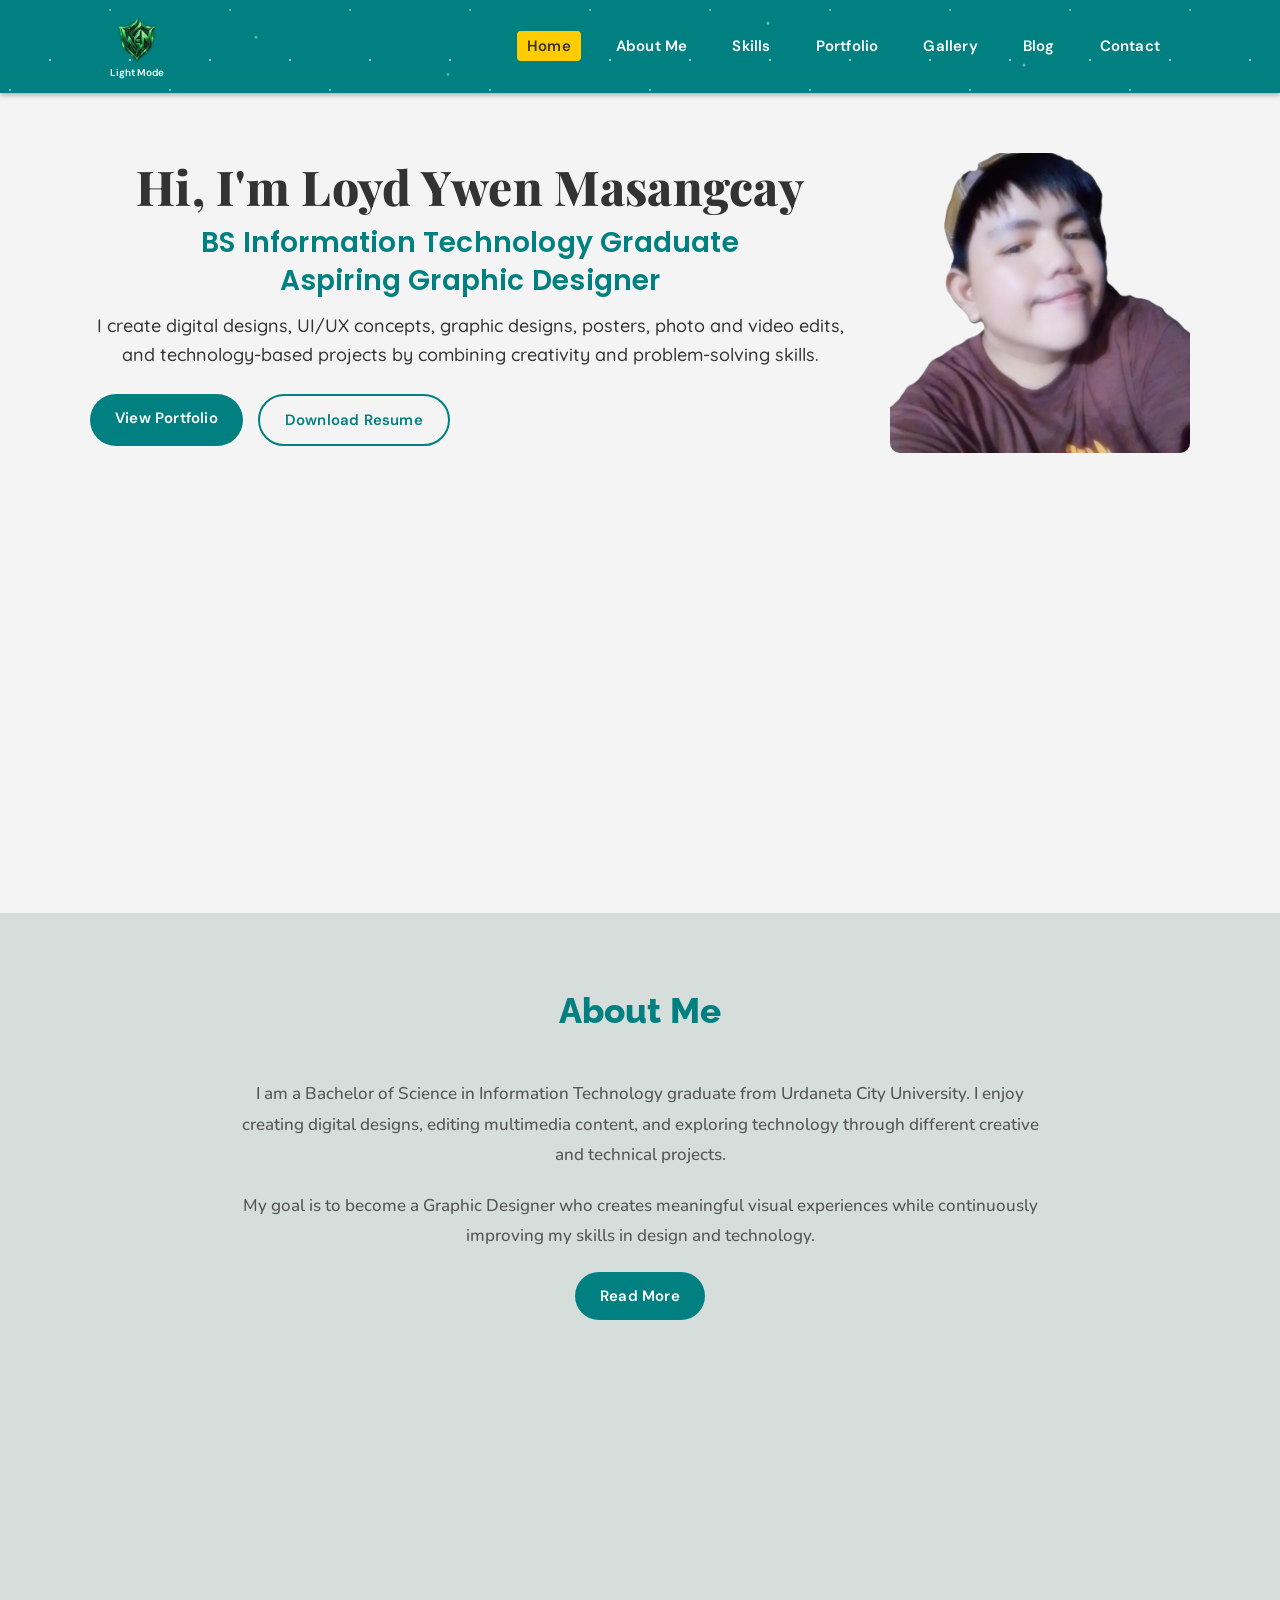
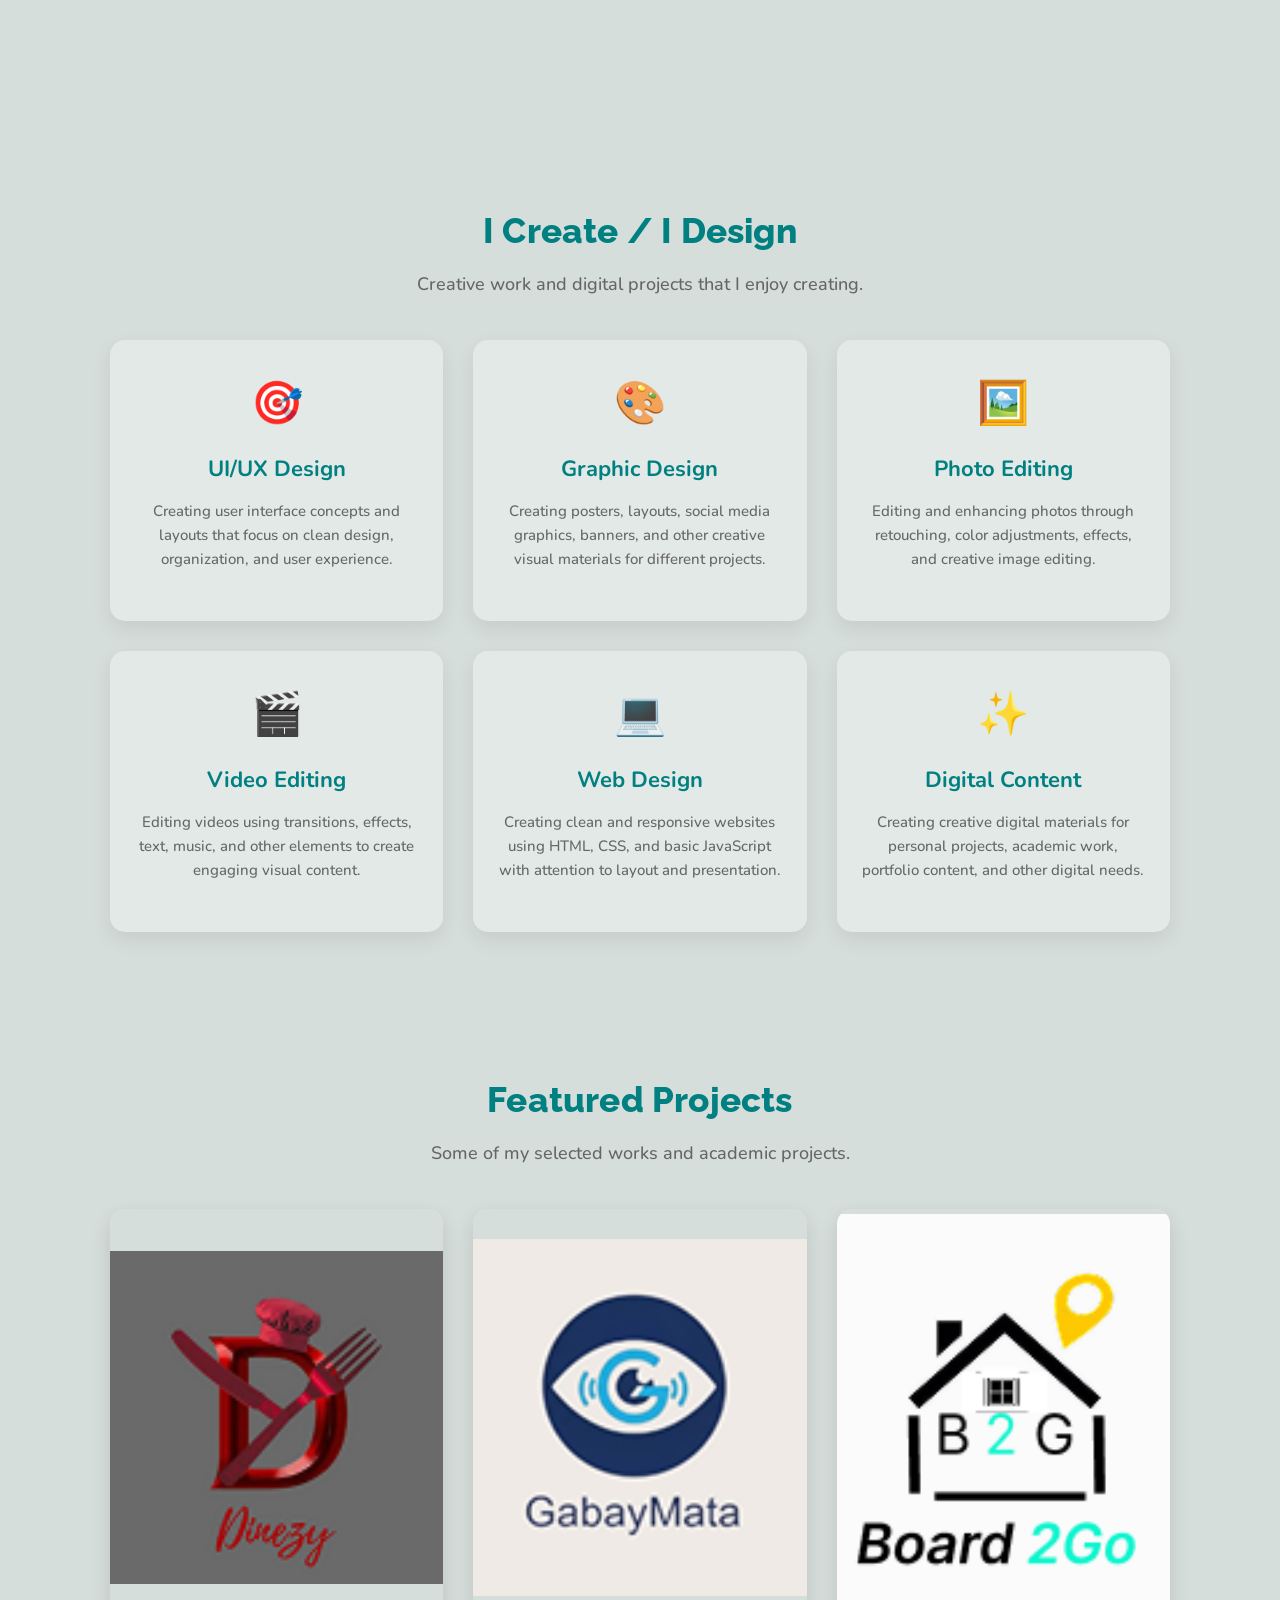
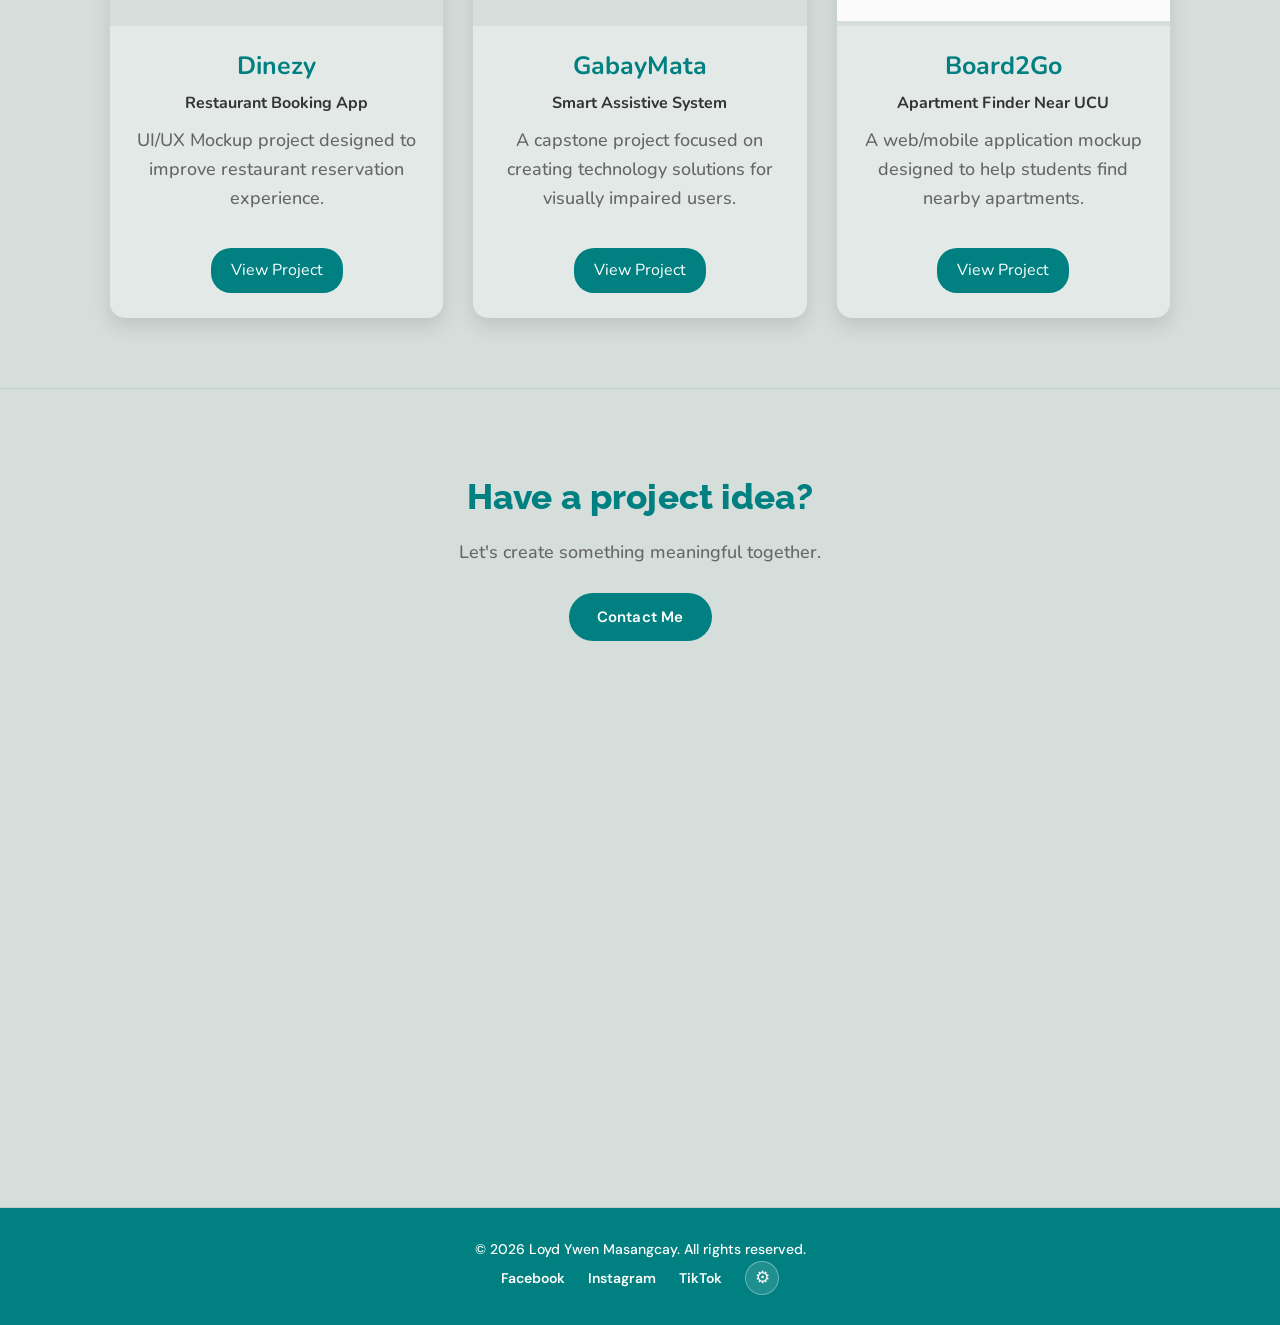
<file: index.html>
<!DOCTYPE html>
<html lang="en">

<head>

    <meta charset="UTF-8">
    <meta name="viewport" content="width=device-width, initial-scale=1.0">

    <title>Home - Loyd Ywen Masangcay</title>

    <link rel="stylesheet" href="style.css">
    <link rel="stylesheet" href="hero.css">
    <link rel="stylesheet" href="home.css">

    <!-- GOOGLE FONTS -->

    <link rel="preconnect" href="https://fonts.googleapis.com">
    <link rel="preconnect" href="https://fonts.gstatic.com" crossorigin>

    <link href="https://fonts.googleapis.com/css2?family=DM+Sans:wght@400;500;600;700&family=Nunito:wght@400;500;600;700&family=Oswald:wght@400;500;600;700&family=Playfair+Display:wght@400;500;600;700;800&family=Poppins:wght@400;500;600;700&family=Quicksand:wght@400;500;600;700&family=Raleway:wght@400;500;600;700;800&display=swap" rel="stylesheet">

</head>


<body>


<!-- =========================
     HEADER
========================= -->

<header>

    <div class="container">


        <!-- LOGO / DARK MODE TOGGLE -->

        <div class="logo theme-toggle" id="themeToggle">

            <img
                id="themeLogo"
                src="logo.png"
                alt="Light Mode Logo">

            <span id="themeLabel">
                Light Mode
            </span>

        </div>



        <!-- MENU TOGGLE -->

        <div class="menu-toggle" onclick="toggleMenu(this)">

            <span></span>
            <span></span>
            <span></span>

        </div>



        <!-- NAVIGATION -->

        <nav>

            <ul>

                <li>

                    <a href="index.html" class="active">
                        Home
                    </a>

                </li>


                <li>

                    <a href="about.html">
                        About Me
                    </a>

                </li>


                <li>

                    <a href="skills.html">
                        Skills
                    </a>

                </li>


                <li>

                    <a href="portfolio.html">
                        Portfolio
                    </a>

                </li>


                <li>

                    <a href="gallery.html">
                        Gallery
                    </a>

                </li>


                <li>

                    <a href="blog.html">
                        Blog
                    </a>

                </li>


                <li>

                    <a href="contact.html">
                        Contact
                    </a>

                </li>

            </ul>

        </nav>

    </div>

</header>



<!-- =========================
     HERO SECTION
========================= -->

<section class="hero">

    <div class="hero-container">


        <div class="hero-text">

            <h1>
                Hi, I'm Loyd Ywen Masangcay
            </h1>


            <h2>

                BS Information Technology Graduate

                <br>

                Aspiring Graphic Designer

            </h2>


            <p>

                I create digital designs, UI/UX concepts, graphic designs,
                posters, photo and video edits, and technology-based projects
                by combining creativity and problem-solving skills.

            </p>


            <div class="hero-buttons">

                <a href="portfolio.html" class="btn">

                    View Portfolio

                </a>


                <a
                    href="Loyd Ywen Resume.pdf"
                    class="btn secondary"
                    download>

                    Download Resume

                </a>

            </div>

        </div>



        <div class="hero-image">

            <img
                id="heroProfileImage"
                src="profile.jpg"
                alt="Loyd Ywen Masangcay">

        </div>

    </div>

</section>



<!-- =========================
     ABOUT PREVIEW
========================= -->

<section class="about-preview">

    <div class="home-container">


        <div class="section-title">

            <h2>
                About Me
            </h2>

        </div>


        <div class="about-preview-content">

            <p>

                I am a Bachelor of Science in Information Technology
                graduate from Urdaneta City University. I enjoy creating
                digital designs, editing multimedia content, and exploring
                technology through different creative and technical projects.

            </p>


            <p>

                My goal is to become a Graphic Designer who creates meaningful
                visual experiences while continuously improving my skills in
                design and technology.

            </p>


            <a href="about.html" class="btn">

                Read More

            </a>

        </div>

    </div>

</section>



<!-- =========================
     I CREATE / I DESIGN
========================= -->

<section class="create-design">

    <div class="home-container">


        <div class="section-title">

            <h2>
                I Create / I Design
            </h2>


            <p>
                Creative work and digital projects that I enjoy creating.
            </p>

        </div>



        <div class="create-grid">


            <!-- UI/UX -->

            <div class="create-card">

                <div class="create-icon">
                    🎯
                </div>


                <h3>
                    UI/UX Design
                </h3>


                <p>

                    Creating user interface concepts and layouts
                    that focus on clean design, organization,
                    and user experience.

                </p>

            </div>



            <!-- GRAPHIC DESIGN -->

            <div class="create-card">

                <div class="create-icon">
                    🎨
                </div>


                <h3>
                    Graphic Design
                </h3>


                <p>

                    Creating posters, layouts, social media graphics,
                    banners, and other creative visual materials
                    for different projects.

                </p>

            </div>



            <!-- PHOTO EDITING -->

            <div class="create-card">

                <div class="create-icon">
                    🖼️
                </div>


                <h3>
                    Photo Editing
                </h3>


                <p>

                    Editing and enhancing photos through
                    retouching, color adjustments, effects,
                    and creative image editing.

                </p>

            </div>



            <!-- VIDEO EDITING -->

            <div class="create-card">

                <div class="create-icon">
                    🎬
                </div>


                <h3>
                    Video Editing
                </h3>


                <p>

                    Editing videos using transitions, effects,
                    text, music, and other elements to create
                    engaging visual content.

                </p>

            </div>



            <!-- WEB DESIGN -->

            <div class="create-card">

                <div class="create-icon">
                    💻
                </div>


                <h3>
                    Web Design
                </h3>


                <p>

                    Creating clean and responsive websites
                    using HTML, CSS, and basic JavaScript
                    with attention to layout and presentation.

                </p>

            </div>



            <!-- DIGITAL CONTENT -->

            <div class="create-card">

                <div class="create-icon">
                    ✨
                </div>


                <h3>
                    Digital Content
                </h3>


                <p>

                    Creating creative digital materials for
                    personal projects, academic work, portfolio
                    content, and other digital needs.

                </p>

            </div>

        </div>

    </div>

</section>



<!-- =========================
     FEATURED PROJECTS
========================= -->

<section class="featured-projects">

    <div class="home-container">


        <div class="section-title">

            <h2>
                Featured Projects
            </h2>


            <p>
                Some of my selected works and academic projects.
            </p>

        </div>



        <div class="project-grid">


            <!-- DINEZY -->

            <div class="project-card">

                <img
                    src="dinezy.png"
                    alt="Dinezy Project">


                <h3>
                    Dinezy
                </h3>


                <h4>
                    Restaurant Booking App
                </h4>


                <p>

                    UI/UX Mockup project designed to improve
                    restaurant reservation experience.

                </p>


                <a href="portfolio.html" class="project-btn">

                    View Project

                </a>

            </div>



            <!-- GABAYMATA -->

            <div class="project-card">

                <img
                    src="gabaymata.png"
                    alt="GabayMata Project">


                <h3>
                    GabayMata
                </h3>


                <h4>
                    Smart Assistive System
                </h4>


                <p>

                    A capstone project focused on creating
                    technology solutions for visually impaired users.

                </p>


                <a href="portfolio.html" class="project-btn">

                    View Project

                </a>

            </div>



            <!-- BOARD2GO -->

            <div class="project-card">

                <img
                    src="board2go.png"
                    alt="Board2Go Project">


                <h3>
                    Board2Go
                </h3>


                <h4>
                    Apartment Finder Near UCU
                </h4>


                <p>

                    A web/mobile application mockup designed
                    to help students find nearby apartments.

                </p>


                <a href="portfolio.html" class="project-btn">

                    View Project

                </a>

            </div>

        </div>

    </div>

</section>



<!-- =========================
     CONTACT CTA
========================= -->

<section class="contact-cta">

    <div class="home-container">


        <h2>
            Have a project idea?
        </h2>


        <p>
            Let's create something meaningful together.
        </p>


        <a href="contact.html" class="btn">

            Contact Me

        </a>

    </div>

</section>



<!-- =========================
     FOOTER
========================= -->

<footer>

    <div class="container footer-container">


        <p>

            &copy; 2026 Loyd Ywen Masangcay.
            All rights reserved.

        </p>


        <div class="social-links">


            <a
                href="https://www.facebook.com/LoydieeWen"
                target="_blank"
                rel="noopener noreferrer">

                Facebook

            </a>


            <a
                href="https://www.instagram.com/ywen_masangcay"
                target="_blank"
                rel="noopener noreferrer">

                Instagram

            </a>


            <a
                href="https://www.tiktok.com/@wehn_26"
                target="_blank"
                rel="noopener noreferrer">

                TikTok

            </a>


            <!-- ADMIN LOGIN -->

            <a
                href="admin.html"
                class="admin-button"
                title="Admin Login">

                ⚙

            </a>

        </div>

    </div>

</footer>



<!-- =========================
     MENU SCRIPT
========================= -->

<script>

function toggleMenu(menu) {

    const nav = document.querySelector("header nav");

    nav.classList.toggle("show");

    menu.classList.toggle("active");

}


document.querySelectorAll("nav ul li a").forEach(link => {

    link.addEventListener("click", () => {

        document
            .querySelector("header nav")
            .classList.remove("show");


        document
            .querySelector(".menu-toggle")
            .classList.remove("active");

    });

});

</script>



<!-- =========================
     HERO SLIDESHOW
========================= -->

<script src="hero.js"></script>



<!-- =========================
     DARK MODE
========================= -->

<script src="darkmode.js"></script>


</body>

</html>
</file>
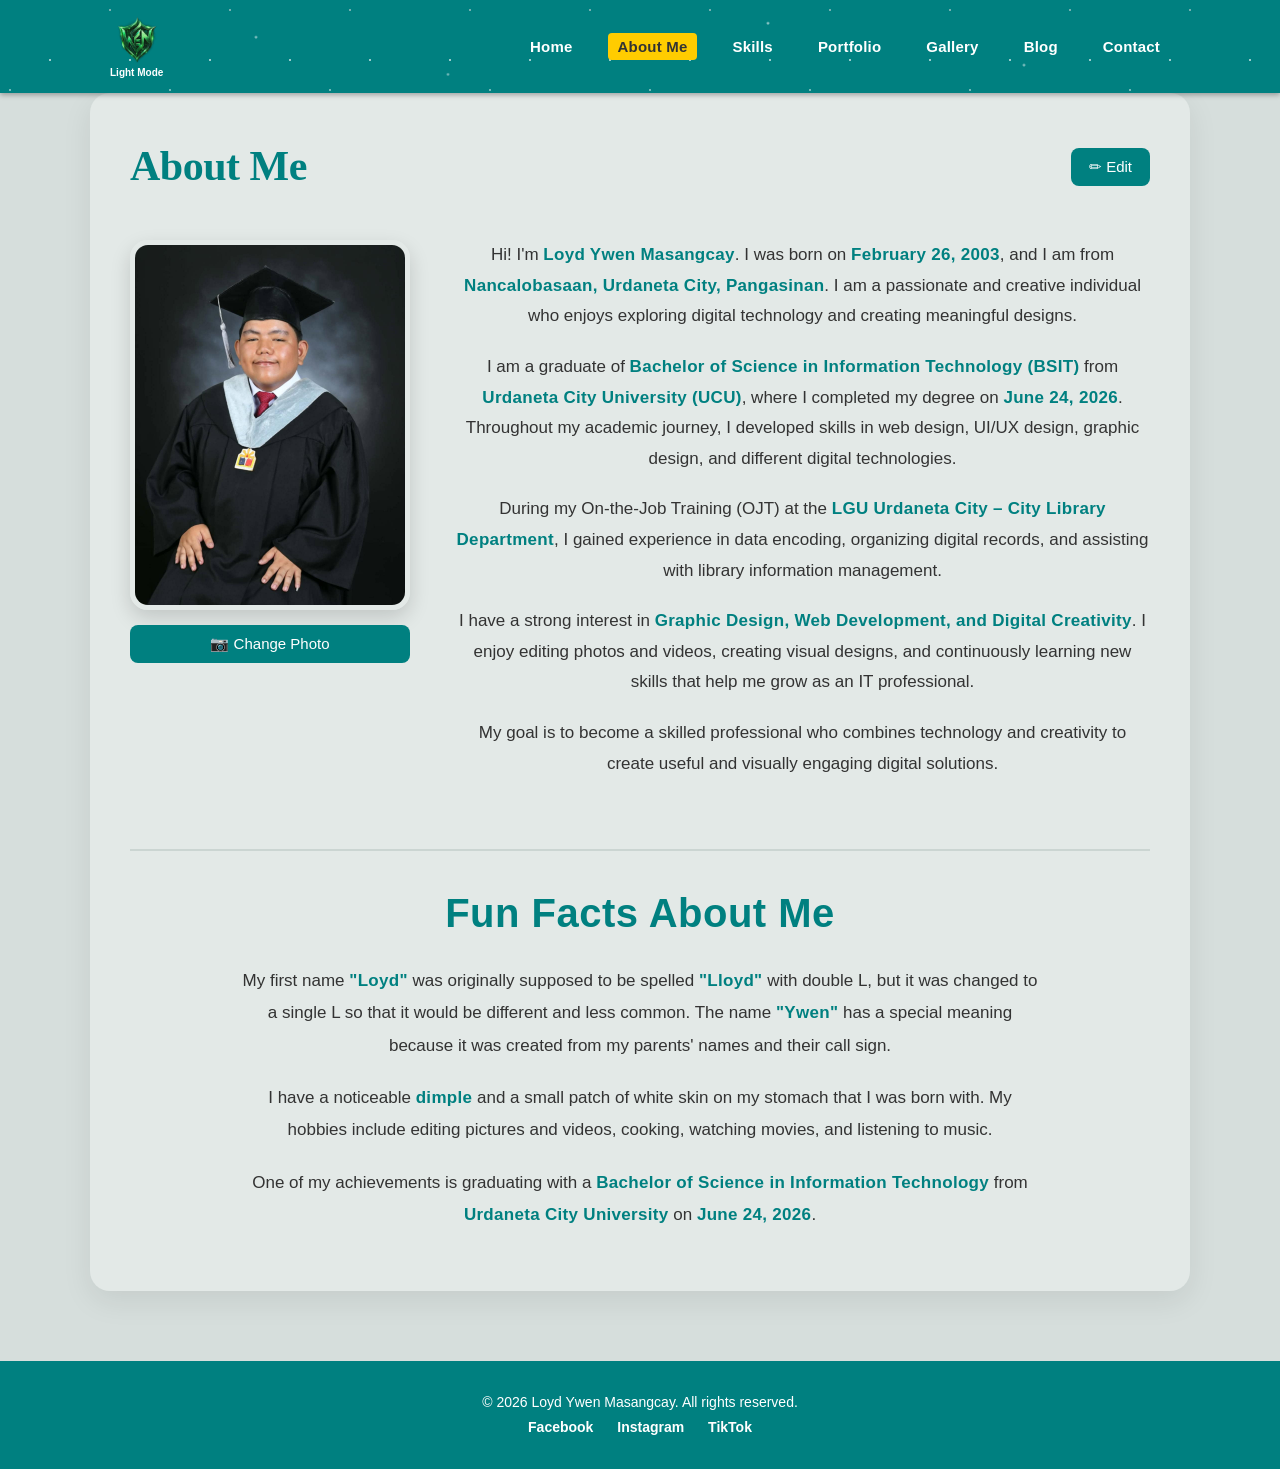
<file: about.html>
<!DOCTYPE html>
<html lang="en">

<head>

<meta charset="UTF-8">
<meta name="viewport" content="width=device-width, initial-scale=1.0">

<title>About Me - Loyd Ywen Masangcay</title>

<link rel="stylesheet" href="style.css">
<link rel="stylesheet" href="about.css">

</head>


<body>


<!-- HEADER -->

<header>

<div class="container">


<!-- DARK / LIGHT MODE LOGO -->

<div class="logo theme-toggle" id="themeToggle">

<img
id="themeLogo"
src="logo.png"
alt="Light Mode Logo">

<span id="themeLabel">
Light Mode
</span>

</div>


<!-- MOBILE MENU BUTTON -->

<div class="menu-toggle" onclick="toggleMenu(this)">

<span></span>
<span></span>
<span></span>

</div>


<nav>

<ul>

<li>
<a href="index.html">
Home
</a>
</li>


<li>
<a href="about.html" class="active">
About Me
</a>
</li>


<li>
<a href="skills.html">
Skills
</a>
</li>


<li>
<a href="portfolio.html">
Portfolio
</a>
</li>


<li>
<a href="gallery.html">
Gallery
</a>
</li>


<li>
<a href="blog.html">
Blog
</a>
</li>


<li>
<a href="contact.html">
Contact
</a>
</li>

</ul>

</nav>


</div>

</header>





<!-- ABOUT SECTION -->

<section class="about-section">


<div class="about-container">


<!-- ABOUT TITLE -->

<div class="about-title">


<h1>
About Me
</h1>


<button
class="edit-btn"
id="editBtn">

✏ Edit

</button>


</div>





<!-- ABOUT MAIN -->

<div class="about-main">


<!-- PROFILE IMAGE -->

<div class="about-image">


<img
id="profileImage"
src="profilepic.jpg"
alt="Loyd Ywen Masangcay">


<input
type="file"
id="imageInput"
accept="image/*"
hidden>


<button
class="change-photo-btn"
id="changePhotoBtn">

📷 Change Photo

</button>


</div>





<!-- ABOUT TEXT -->

<div class="about-text">


<div id="aboutDisplay">


<p>

Hi! I'm <strong>Loyd Ywen Masangcay</strong>. I was born on
<strong>February 26, 2003</strong>, and I am from
<strong>Nancalobasaan, Urdaneta City, Pangasinan</strong>.
I am a passionate and creative individual who enjoys exploring
digital technology and creating meaningful designs.

</p>


<p>

I am a graduate of
<strong>Bachelor of Science in Information Technology (BSIT)</strong>
from <strong>Urdaneta City University (UCU)</strong>, where I
completed my degree on <strong>June 24, 2026</strong>.
Throughout my academic journey, I developed skills in web design,
UI/UX design, graphic design, and different digital technologies.

</p>


<p>

During my On-the-Job Training (OJT) at the
<strong>LGU Urdaneta City – City Library Department</strong>,
I gained experience in data encoding, organizing digital records,
and assisting with library information management.

</p>


<p>

I have a strong interest in
<strong>Graphic Design, Web Development, and Digital Creativity</strong>.
I enjoy editing photos and videos, creating visual designs,
and continuously learning new skills that help me grow as an
IT professional.

</p>


<p>

My goal is to become a skilled professional who combines
technology and creativity to create useful and visually engaging
digital solutions.

</p>


</div>


</div>


</div>





<!-- FUN FACTS SECTION -->

<div class="funfacts">


<h2>
Fun Facts About Me
</h2>


<div id="funFactsDisplay">


<p>

My first name <strong>"Loyd"</strong> was originally supposed to
be spelled <strong>"Lloyd"</strong> with double L, but it was
changed to a single L so that it would be different and less
common. The name <strong>"Ywen"</strong> has a special meaning
because it was created from my parents' names and their call sign.

</p>


<p>

I have a noticeable <strong>dimple</strong> and a small patch of
white skin on my stomach that I was born with. My hobbies include
editing pictures and videos, cooking, watching movies, and
listening to music.

</p>


<p>

One of my achievements is graduating with a
<strong>Bachelor of Science in Information Technology</strong>
from <strong>Urdaneta City University</strong> on
<strong>June 24, 2026</strong>.

</p>


</div>


</div>


</div>


</section>





<!-- EDIT OVERLAY -->

<div
class="edit-overlay"
id="editOverlay">


<div class="edit-modal">


<h2>
Edit About Me
</h2>


<textarea
id="aboutInput"></textarea>


<h2>
Edit Fun Facts
</h2>


<textarea
id="funFactsInput"></textarea>


<div class="modal-buttons">


<button
class="save-btn"
id="saveBtn">

Save

</button>


<button
class="cancel-btn"
id="cancelBtn">

Cancel

</button>


</div>


</div>


</div>





<!-- FOOTER -->

<footer>


<div class="container footer-container">


<p>

&copy; 2026 Loyd Ywen Masangcay. All rights reserved.

</p>


<div class="social-links">


<a
href="https://www.facebook.com/LoydieeWen"
target="_blank">

Facebook

</a>


<a
href="https://www.instagram.com/ywen_masangcay"
target="_blank">

Instagram

</a>


<a
href="https://www.tiktok.com/@wehn_26"
target="_blank">

TikTok

</a>


</div>


</div>


</footer>





<!-- MENU SCRIPT -->

<script>

function toggleMenu(menu) {

const nav = document.querySelector("header nav");

nav.classList.toggle("show");

menu.classList.toggle("active");

}


document.querySelectorAll("nav ul li a").forEach(link => {

link.addEventListener("click", () => {

document.querySelector("header nav")
.classList.remove("show");

document.querySelector(".menu-toggle")
.classList.remove("active");

});

});

</script>





<!-- ABOUT JS -->

<script src="about.js"></script>


<!-- DARK MODE JS -->

<script src="darkmode.js"></script>


</body>

</html>
</file>
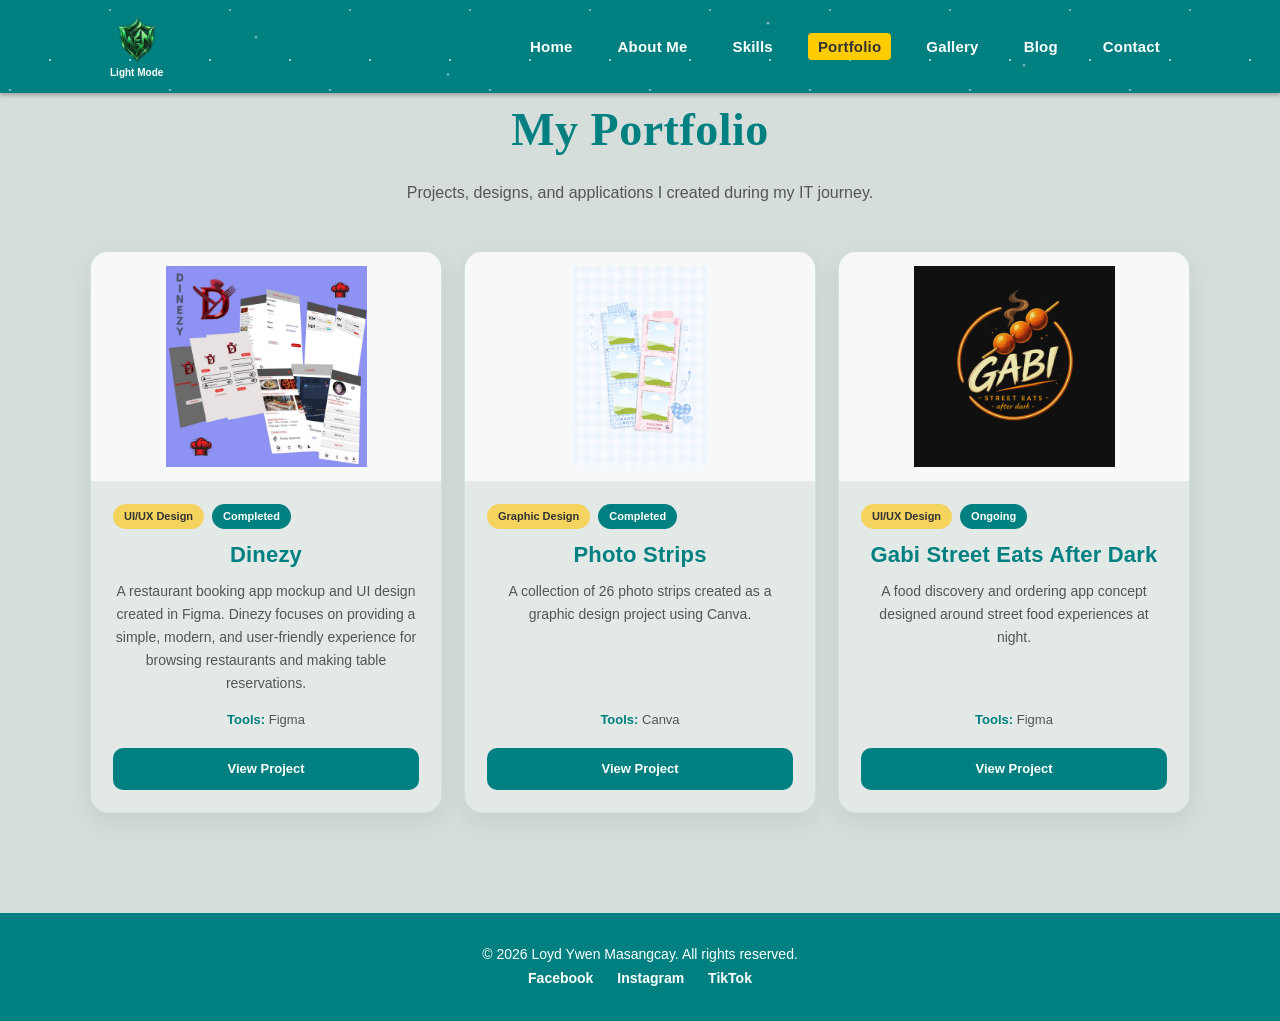
<file: portfolio.html>
<!DOCTYPE html>

<html lang="en">

<head>

<meta charset="UTF-8">
<meta name="viewport" content="width=device-width, initial-scale=1.0">

<title>Portfolio - Loyd Ywen Masangcay</title>

<link rel="stylesheet" href="style.css">
<link rel="stylesheet" href="portfolio.css">

</head>

<body>

<!-- =========================
     HEADER
========================= -->

<header>

<div class="container">

<!-- THEME TOGGLE -->

<div class="logo theme-toggle" id="themeToggle">

<img
id="themeLogo"
src="logo.png"
alt="Theme Toggle">

<span id="themeLabel">
Light Mode
</span>

</div>

<!-- HAMBURGER MENU -->

<div
class="menu-toggle"
onclick="toggleMenu(this)">

<span></span> <span></span> <span></span>

</div>

<!-- NAVIGATION -->

<nav>

<ul>

<li>
<a href="index.html">
Home
</a>
</li>

<li>
<a href="about.html">
About Me
</a>
</li>

<li>
<a href="skills.html">
Skills
</a>
</li>

<li>
<a href="portfolio.html" class="active">
Portfolio
</a>
</li>

<li>
<a href="gallery.html">
Gallery
</a>
</li>

<li>
<a href="blog.html">
Blog
</a>
</li>

<li>
<a href="contact.html">
Contact
</a>
</li>

</ul>

</nav>

</div>

</header>

<!-- =========================
     PORTFOLIO SECTION
========================= -->

<section class="portfolio">

<div class="portfolio-header">

<div>

<h1>
My Portfolio
</h1>

<p>
Projects, designs, and applications I created during my IT journey.
</p>

</div>

</div>

<!-- =========================
     PROJECT DISPLAY
========================= -->

<div
class="project-container"
id="projectContainer">

</div>

<!-- =========================
     NO PROJECT MESSAGE
========================= -->

<div id="noProject">

No project added yet.

</div>

</section>

<!-- =========================
     FOOTER
========================= -->

<footer>

<div class="container footer-container">

<p>
&copy; 2026 Loyd Ywen Masangcay. All rights reserved.
</p>

<div class="social-links">

<a
href="https://www.facebook.com/LoydieeWen"
target="_blank"
rel="noopener noreferrer">

Facebook

</a>

<a
href="https://www.instagram.com/ywen_masangcay"
target="_blank"
rel="noopener noreferrer">

Instagram

</a>

<a
href="https://www.tiktok.com/@wehn_26"
target="_blank"
rel="noopener noreferrer">

TikTok

</a>

</div>

</div>

</footer>

<!-- =========================
     HEADER MENU SCRIPT
========================= -->

<script>

function toggleMenu(menu) {

const nav = document.querySelector("header nav");

nav.classList.toggle("show");

menu.classList.toggle("active");

}


document.querySelectorAll("nav ul li a")
.forEach(link => {

link.addEventListener("click", () => {

document.querySelector("header nav")
.classList.remove("show");

document.querySelector(".menu-toggle")
.classList.remove("active");

});

});

</script>

<!-- =========================
     PORTFOLIO JAVASCRIPT
========================= -->

<script src="portfolio.js"></script>

<!-- =========================
     DARK MODE
========================= -->

<script src="darkmode.js"></script>

</body>

</html>
</file>
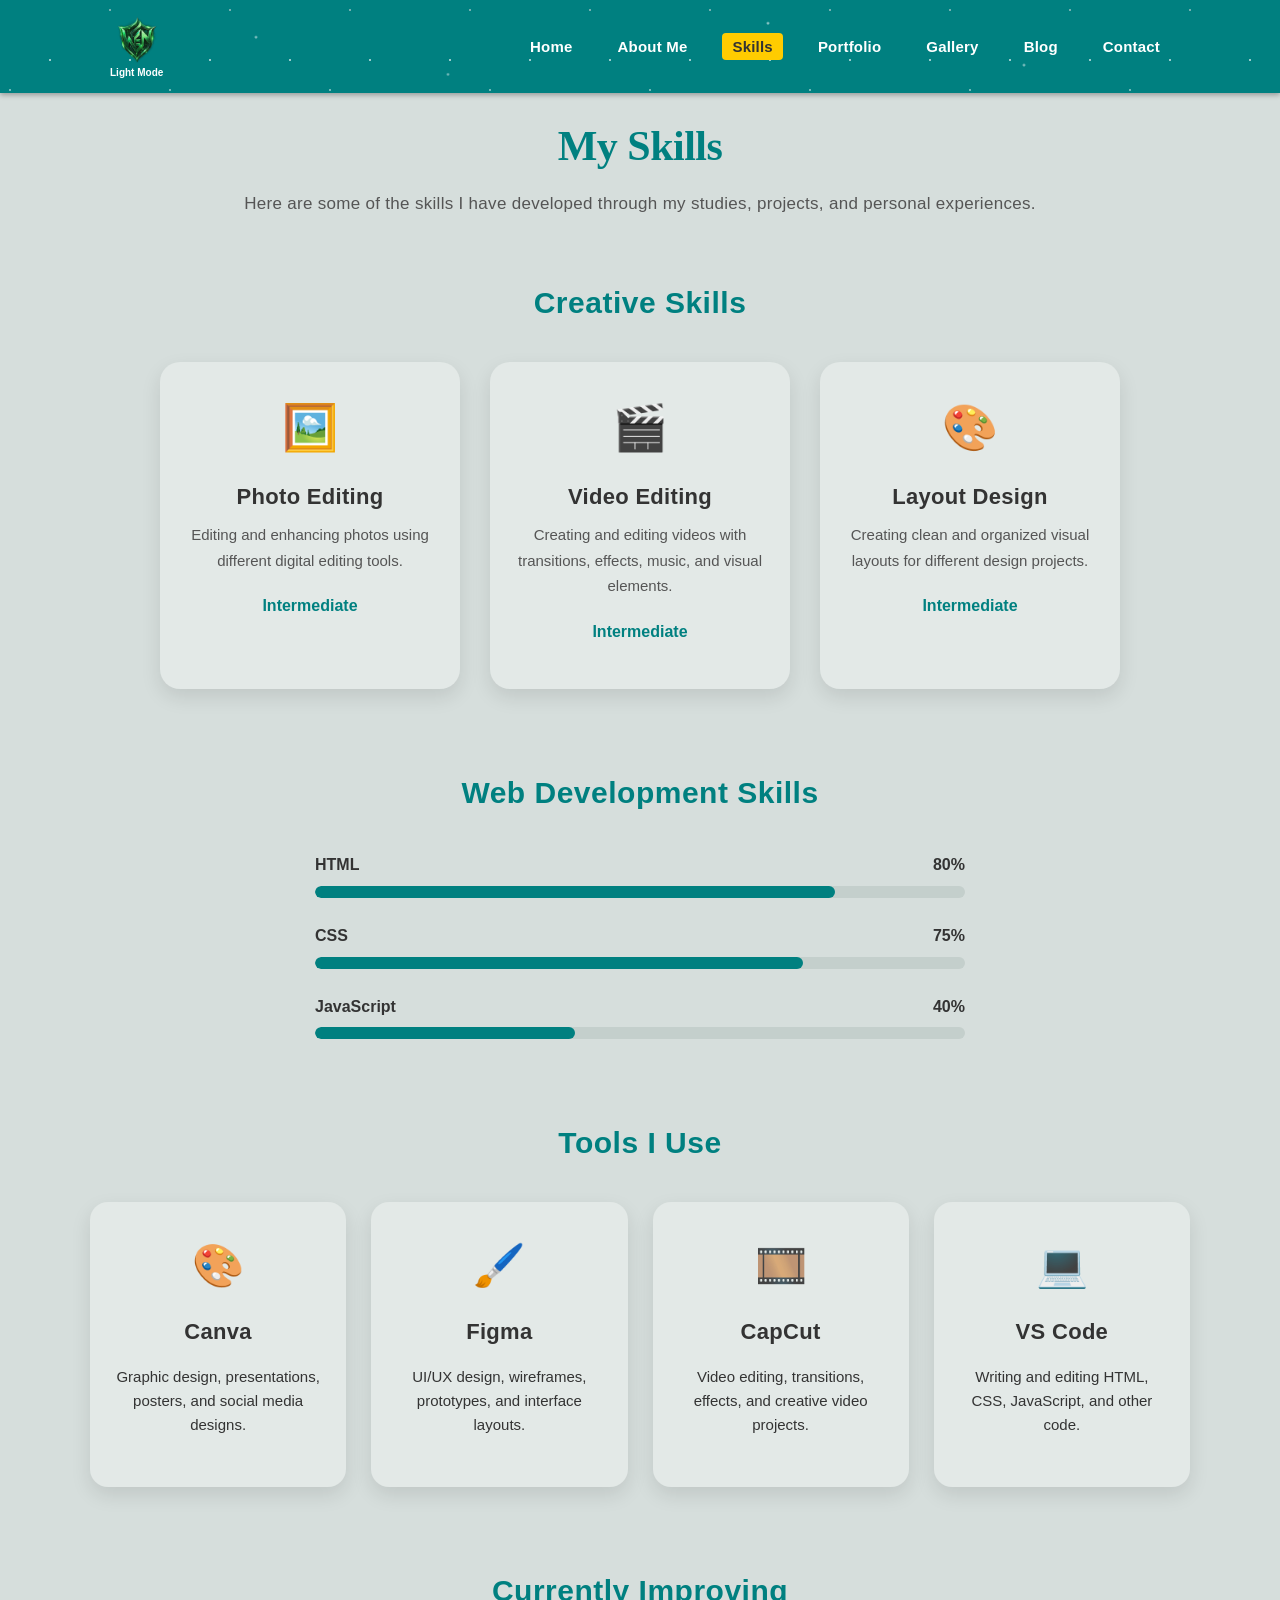
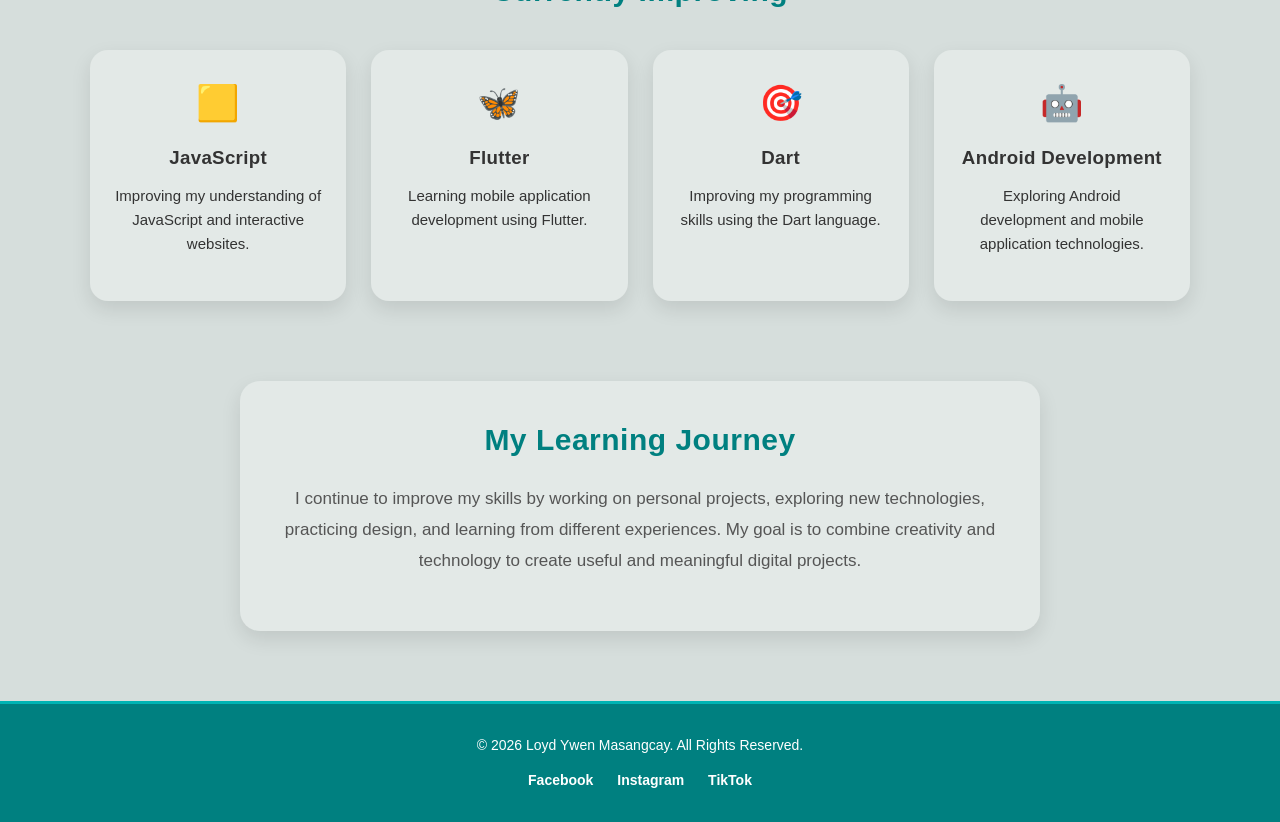
<file: skills.html>
<!DOCTYPE html>

<html lang="en">

<head>

<meta charset="UTF-8">
<meta name="viewport" content="width=device-width, initial-scale=1.0">

<title>Skills - Loyd Ywen Masangcay</title>

<link rel="stylesheet" href="style.css">
<link rel="stylesheet" href="skills.css">

</head>

<body>

<!-- HEADER -->

<header>

<div class="container">

<div class="logo theme-toggle" id="themeToggle">

<img id="themeLogo" src="logo.png" alt="Theme Toggle">

<span id="themeLabel">Light Mode</span>

</div>

<!-- MOBILE MENU BUTTON -->

<div class="menu-toggle" onclick="toggleMenu(this)">

<span></span> <span></span> <span></span>

</div>

<!-- NAVIGATION -->

<nav>

<ul>

<li><a href="index.html">Home</a></li>

<li><a href="about.html">About Me</a></li>

<li><a href="skills.html" class="active">Skills</a></li>

<li><a href="portfolio.html">Portfolio</a></li>

<li><a href="gallery.html">Gallery</a></li>

<li><a href="blog.html">Blog</a></li>

<li><a href="contact.html">Contact</a></li>

</ul>

</nav>

</div>

</header>

<!-- SKILLS SECTION -->

<section class="skills">

<h1 class="title">My Skills</h1>

<p class="subtitle">
Here are some of the skills I have developed through my studies,
projects, and personal experiences.
</p>

<!-- CREATIVE SKILLS -->

<div class="skill-section">

<h2>Creative Skills</h2>

<div class="skill-cards">

<div class="skill-card">

<div class="skill-icon">🖼️</div>

<h3>Photo Editing</h3>

<p>
Editing and enhancing photos using different digital editing tools.
</p>

<h4>Intermediate</h4>

</div>

<div class="skill-card">

<div class="skill-icon">🎬</div>

<h3>Video Editing</h3>

<p>
Creating and editing videos with transitions, effects, music,
and visual elements.
</p>

<h4>Intermediate</h4>

</div>

<div class="skill-card">

<div class="skill-icon">🎨</div>

<h3>Layout Design</h3>

<p>
Creating clean and organized visual layouts for different
design projects.
</p>

<h4>Intermediate</h4>

</div>

</div>

</div>

<!-- WEB DEVELOPMENT SKILLS -->

<div class="skill-section">

<h2>Web Development Skills</h2>

<div class="progress-container">

<div class="progress-item">

<div class="progress-label">

<span>HTML</span>

<span>80%</span>

</div>

<div class="bar">

<div class="progress html"></div>

</div>

</div>

<div class="progress-item">

<div class="progress-label">

<span>CSS</span>

<span>75%</span>

</div>

<div class="bar">

<div class="progress css"></div>

</div>

</div>

<div class="progress-item">

<div class="progress-label">

<span>JavaScript</span>

<span>40%</span>

</div>

<div class="bar">

<div class="progress web"></div>

</div>

</div>

</div>

</div>

<!-- TOOLS I USE -->

<div class="skill-section">

<h2>Tools I Use</h2>

<div class="tool-grid">

<a href="https://www.canva.com/" target="_blank" class="tool-card">

<div class="tool-icon">🎨</div>

<h3>Canva</h3>

<p>
Graphic design, presentations, posters, and social media designs.
</p>

</a>

<a href="https://www.figma.com/" target="_blank" class="tool-card">

<div class="tool-icon">🖌️</div>

<h3>Figma</h3>

<p>
UI/UX design, wireframes, prototypes, and interface layouts.
</p>

</a>

<a href="https://www.capcut.com/" target="_blank" class="tool-card">

<div class="tool-icon">🎞️</div>

<h3>CapCut</h3>

<p>
Video editing, transitions, effects, and creative video projects.
</p>

</a>

<a href="https://code.visualstudio.com/" target="_blank" class="tool-card">

<div class="tool-icon">💻</div>

<h3>VS Code</h3>

<p>
Writing and editing HTML, CSS, JavaScript, and other code.
</p>

</a>

</div>

</div>

<!-- CURRENTLY IMPROVING -->

<div class="skill-section">

<h2>Currently Improving</h2>

<div class="improve-grid">

<a href="https://developer.mozilla.org/en-US/docs/Web/JavaScript"
target="_blank">

<span>🟨</span>

<h3>JavaScript</h3>

<p>
Improving my understanding of JavaScript and interactive websites.
</p>

</a>

<a href="https://flutter.dev/"
target="_blank">

<span>🦋</span>

<h3>Flutter</h3>

<p>
Learning mobile application development using Flutter.
</p>

</a>

<a href="https://dart.dev/"
target="_blank">

<span>🎯</span>

<h3>Dart</h3>

<p>
Improving my programming skills using the Dart language.
</p>

</a>

<a href="https://developer.android.com/"
target="_blank">

<span>🤖</span>

<h3>Android Development</h3>

<p>
Exploring Android development and mobile application technologies.
</p>

</a>

</div>

</div>

<!-- LEARNING JOURNEY -->

<div class="learning-section">

<h2>My Learning Journey</h2>

<p>
I continue to improve my skills by working on personal projects,
exploring new technologies, practicing design, and learning from
different experiences. My goal is to combine creativity and
technology to create useful and meaningful digital projects.
</p>

</div>

</section>

<!-- FOOTER -->

<footer>

<p>
© 2026 Loyd Ywen Masangcay. All Rights Reserved.
</p>

<div class="social-links">

<a href="https://www.facebook.com/" target="_blank">
Facebook
</a>

<a href="https://www.instagram.com/" target="_blank">
Instagram
</a>

<a href="https://www.tiktok.com/" target="_blank">
TikTok
</a>

</div>

</footer>

<!-- MOBILE MENU SCRIPT -->

<script>

function toggleMenu(menu) {

menu.classList.toggle("active");

const nav = document.querySelector("nav");

nav.classList.toggle("active");

}

</script>

<!-- DARK MODE SCRIPT -->

<script src="darkmode.js"></script>

</body>

</html>
</file>
<file: style.css>
* {
    margin: 0;
    padding: 0;
    box-sizing: border-box;
}

html {
    scroll-behavior: smooth;
    min-height: 100%;
}

body {
    font-family: 'Nunito', sans-serif;
    line-height: 1.6;
    color: #333;
    background: #f4f4f4;
    min-height: 100vh;
}


/* =========================
HEADER
========================= */

header {
    background-color: #008080;
    color: white;
    padding: 15px 0;
    position: sticky;
    top: 0;
    z-index: 1000;
    box-shadow: 0 2px 5px rgba(0, 0, 0, 0.3);
    overflow: visible;
}

header::before {
    content: "";
    position: absolute;
    inset: 0;
    pointer-events: none;
    z-index: 0;
    background-image:
        radial-gradient(circle, rgba(255,255,255,0.8) 1px, transparent 1px),
        radial-gradient(circle, rgba(220,220,220,0.7) 1px, transparent 1px),
        radial-gradient(circle, rgba(255,255,255,0.6) 1px, transparent 1px);
    background-size: 80px 80px, 120px 120px, 160px 160px;
    background-position: 10px 20px, 50px 70px, 90px 10px;
    opacity: 0.75;
    animation: starSkyMove 12s ease-in-out infinite;
}

header::after {
    content: "";
    position: absolute;
    inset: 0;
    pointer-events: none;
    z-index: 1;
    background:
        radial-gradient(circle at 20% 40%, rgba(255,255,255,0.8), transparent 2px),
        radial-gradient(circle at 60% 25%, rgba(255,255,255,0.9), transparent 2px),
        radial-gradient(circle at 80% 70%, rgba(255,255,255,0.8), transparent 2px),
        radial-gradient(circle at 35% 80%, rgba(255,255,255,0.7), transparent 2px);
    opacity: 0.8;
    animation: starTwinkle 4s ease-in-out infinite alternate;
}

header .container {
    position: relative;
    z-index: 10;
    display: flex;
    justify-content: space-between;
    align-items: center;
    max-width: 1100px;
    margin: auto;
    padding: 0 20px;
}


/* =========================
LOGO / THEME TOGGLE
========================= */

header .logo {
    position: relative;
    z-index: 20;
}

header .logo img {
    height: 50px;
    width: auto;
    display: block;
}

.theme-toggle {
    cursor: pointer;
    display: flex;
    flex-direction: column;
    align-items: center;
    justify-content: center;
    user-select: none;
}

.theme-toggle img {
    cursor: pointer;
    transition: transform 0.3s ease;
}

.theme-toggle:hover img {
    transform: scale(1.05);
}

#themeLabel {
    font-family: 'DM Sans', sans-serif;
    font-size: 10px;
    font-weight: 600;
    line-height: 1;
    margin-top: 3px;
    color: white;
    white-space: nowrap;
}


/* =========================
NAVIGATION
========================= */

header nav {
    position: relative;
    z-index: 20;
}

header nav ul {
    display: flex;
    list-style: none;
}

header nav ul li {
    margin-left: 25px;
}

header nav ul li a {
    color: white;
    text-decoration: none;
    font-family: 'DM Sans', sans-serif;
    font-size: 15px;
    font-weight: 600;
    letter-spacing: 0.2px;
    padding: 5px 10px;
    border-radius: 4px;
    transition: 0.3s;
}

header nav ul li a:hover {
    background: #006666;
}

header nav ul li a.active {
    background: #ffcc00;
    color: #333;
}


/* =========================
MOBILE MENU
========================= */

.menu-toggle {
    display: none;
    width: 42px;
    height: 42px;
    padding: 6px;
    margin: 0;
    background: transparent;
    border: none;
    cursor: pointer;
    position: relative;
    z-index: 30;
}

.menu-toggle span {
    display: block;
    width: 30px;
    height: 3px;
    margin: 5px auto;
    background: white;
    border-radius: 3px;
    transition: transform 0.3s ease, opacity 0.3s ease;
}

.menu-toggle.active span:nth-child(1) {
    transform: translateY(8px) rotate(45deg);
}

.menu-toggle.active span:nth-child(2) {
    opacity: 0;
}

.menu-toggle.active span:nth-child(3) {
    transform: translateY(-8px) rotate(-45deg);
}


/* =========================
GENERAL SECTIONS
========================= */

section {
    padding: 80px 20px;
    width: 100%;
    max-width: none;
    margin: 0;
    text-align: center;
    min-height: calc(100vh - 80px);
}

section h2 {
    font-family: 'Raleway', sans-serif;
    font-size: 30px;
    font-weight: 800;
    letter-spacing: 0.2px;
    margin-bottom: 30px;
}

section p {
    font-family: 'Nunito', sans-serif;
    font-size: 18px;
    font-weight: 500;
    line-height: 1.7;
    max-width: 800px;
    margin: 0 auto 20px;
}


/* =========================
BUTTONS
========================= */

.btn {
    text-decoration: none;
    background: #008080;
    color: white;
    padding: 12px 25px;
    border-radius: 5px;
    font-family: 'DM Sans', sans-serif;
    font-size: 15px;
    font-weight: 600;
    letter-spacing: 0.2px;
    transition: 0.3s;
}

.btn:hover {
    background: #006666;
    transform: translateY(-2px);
}


/* =========================
FOOTER
========================= */

footer {
    background: #008080;
    color: white;
    padding: 30px 0;
    text-align: center;
    margin-top: auto;
    flex-shrink: 0;
}

footer p {
    font-family: 'DM Sans', sans-serif;
    font-size: 14px;
    font-weight: 500;
}

footer .social-links a {
    color: white;
    text-decoration: none;
    margin: 0 10px;
    font-family: 'DM Sans', sans-serif;
    font-size: 14px;
    font-weight: 600;
    transition: 0.3s;
}

footer .social-links a:hover {
    color: #ffcc00;
}


/* ==================================================
ADMIN GEAR BUTTON
================================================== */

footer .social-links .admin-button {

    width: 34px;
    height: 34px;

    display: inline-flex;
    align-items: center;
    justify-content: center;

    margin: 0 10px;

    background: rgba(255, 255, 255, 0.12);
    color: white;

    border: 1px solid rgba(255, 255, 255, 0.35);
    border-radius: 50%;

    text-decoration: none;

    font-family: Arial, sans-serif;
    font-size: 17px;
    font-weight: normal;

    line-height: 1;

    transition:
        transform 0.3s ease,
        background 0.3s ease,
        color 0.3s ease,
        border-color 0.3s ease;

}

footer .social-links .admin-button:hover {

    background: #ffcc00;
    color: #333;

    border-color: #ffcc00;

    transform: rotate(45deg) scale(1.08);

}


/* =========================
SCROLLED HEADER
========================= */

header.scrolled {
    padding: 10px 0;
    background: #006666;
}


/* =========================
ANIMATIONS
========================= */

@keyframes starSkyMove {
    0% {
        transform: translateX(-4px);
    }

    50% {
        transform: translateX(4px);
    }

    100% {
        transform: translateX(-4px);
    }
}

@keyframes starTwinkle {
    0% {
        opacity: 0.35;
        transform: scale(0.92);
    }

    50% {
        opacity: 0.85;
    }

    100% {
        opacity: 1;
        transform: scale(1.05);
    }
}

@keyframes fadeInUp {
    from {
        opacity: 0;
        transform: translateY(20px);
    }

    to {
        opacity: 1;
        transform: translateY(0);
    }
}

section {
    animation: fadeInUp 0.8s ease forwards;
}


/* ==================================================
DARK MODE
================================================== */

html.dark-mode {
    background: #111827;
    min-height: 100%;
}

html.dark-mode body {
    background: #111827;
    color: #D1D5DB;
    min-height: 100vh;
}


/* =========================
DARK MODE HEADER
========================= */

html.dark-mode header {
    background: #172554;
}

html.dark-mode header.scrolled {
    background: #1E3A8A;
}

html.dark-mode header nav ul li a {
    color: #D1D5DB;
}

html.dark-mode header nav ul li a:hover {
    background: #1E40AF;
    color: #2DD4BF;
}

html.dark-mode header nav ul li a.active {
    background: #FACC15;
    color: #111827;
}

html.dark-mode .menu-toggle span {
    background: white;
}


/* =========================
DARK MODE THEME LABEL
========================= */

html.dark-mode #themeLabel {
    color: white;
}


/* =========================
DARK MODE SECTIONS
========================= */

html.dark-mode section {
    background: #111827;
}

html.dark-mode section h2 {
    color: #E2E8F0;
}

html.dark-mode section p {
    color: #D1D5DB;
}


/* ==================================================
DARK MODE - HOME / HERO
================================================== */

html.dark-mode .hero h1 {
    color: #60A5FA;
}

html.dark-mode .hero h2 {
    color: #93C5FD;
}

html.dark-mode .hero p {
    color: #D1D5DB;
}


/* =========================
DARK MODE - OTHER BLUE TEXT
========================= */

html.dark-mode .blue-text,
html.dark-mode .highlight,
html.dark-mode .hero .name {
    color: #60A5FA;
}

html.dark-mode .hero .title {
    color: #93C5FD;
}


/* ==================================================
DARK MODE - BUTTONS
================================================== */

html.dark-mode .btn {
    background: #60A5FA;
    color: #172554;
}

html.dark-mode .btn:hover {
    background: #93C5FD;
    color: #172554;
}


/* ==================================================
DARK MODE - LIGHT CARDS
================================================== */

html.dark-mode .card,
html.dark-mode .project-card,
html.dark-mode .blog-card,
html.dark-mode .skill-card,
html.dark-mode .gallery-card,
html.dark-mode .portfolio-card,
html.dark-mode .post-card {
    background: #FFFFFF;
    color: #333333;
}


/* ==================================================
DARK MODE - CARD TITLES
================================================== */

html.dark-mode .card h1,
html.dark-mode .card h2,
html.dark-mode .card h3,
html.dark-mode .card h4,
html.dark-mode .card h5,
html.dark-mode .card h6,

html.dark-mode .project-card h1,
html.dark-mode .project-card h2,
html.dark-mode .project-card h3,
html.dark-mode .project-card h4,
html.dark-mode .project-card h5,
html.dark-mode .project-card h6,

html.dark-mode .blog-card h1,
html.dark-mode .blog-card h2,
html.dark-mode .blog-card h3,
html.dark-mode .blog-card h4,
html.dark-mode .blog-card h5,
html.dark-mode .blog-card h6,

html.dark-mode .skill-card h1,
html.dark-mode .skill-card h2,
html.dark-mode .skill-card h3,
html.dark-mode .skill-card h4,
html.dark-mode .skill-card h5,
html.dark-mode .skill-card h6,

html.dark-mode .gallery-card h1,
html.dark-mode .gallery-card h2,
html.dark-mode .gallery-card h3,
html.dark-mode .gallery-card h4,
html.dark-mode .gallery-card h5,
html.dark-mode .gallery-card h6,

html.dark-mode .portfolio-card h1,
html.dark-mode .portfolio-card h2,
html.dark-mode .portfolio-card h3,
html.dark-mode .portfolio-card h4,
html.dark-mode .portfolio-card h5,
html.dark-mode .portfolio-card h6,

html.dark-mode .post-card h1,
html.dark-mode .post-card h2,
html.dark-mode .post-card h3,
html.dark-mode .post-card h4,
html.dark-mode .post-card h5,
html.dark-mode .post-card h6 {
    color: #1E3A8A;
}


/* ==================================================
DARK MODE - CARD DESCRIPTION
================================================== */

html.dark-mode .card p,
html.dark-mode .project-card p,
html.dark-mode .blog-card p,
html.dark-mode .skill-card p,
html.dark-mode .gallery-card p,
html.dark-mode .portfolio-card p,
html.dark-mode .post-card p {
    color: #333333;
}


/* ==================================================
DARK MODE - CARD OTHER TEXT
================================================== */

html.dark-mode .card span,
html.dark-mode .project-card span,
html.dark-mode .blog-card span,
html.dark-mode .skill-card span,
html.dark-mode .gallery-card span,
html.dark-mode .portfolio-card span,
html.dark-mode .post-card span {
    color: #444444;
}


/* ==================================================
DARK MODE - CARD LINKS
================================================== */

html.dark-mode .card a,
html.dark-mode .project-card a,
html.dark-mode .blog-card a,
html.dark-mode .skill-card a,
html.dark-mode .gallery-card a,
html.dark-mode .portfolio-card a,
html.dark-mode .post-card a {
    color: #008080;
}


/* ==================================================
DARK MODE - CARD STRONG / LABEL
================================================== */

html.dark-mode .card strong,
html.dark-mode .project-card strong,
html.dark-mode .blog-card strong,
html.dark-mode .skill-card strong,
html.dark-mode .gallery-card strong,
html.dark-mode .portfolio-card strong,
html.dark-mode .post-card strong {
    color: #333333;
}


/* ==================================================
DARK MODE - FOOTER
================================================== */

html.dark-mode footer {
    background: #172554;
    color: #D1D5DB;
    border-top: 1px solid #1E3A8A;
}

html.dark-mode footer p {
    color: #D1D5DB;
}

html.dark-mode footer .social-links a {
    color: #D1D5DB;
}

html.dark-mode footer .social-links a:hover {
    color: #2DD4BF;
}


/* ==================================================
DARK MODE - ADMIN GEAR BUTTON
================================================== */

html.dark-mode footer .social-links .admin-button {

    background: rgba(255, 255, 255, 0.08);
    color: #D1D5DB;

    border-color: rgba(255, 255, 255, 0.25);

}

html.dark-mode footer .social-links .admin-button:hover {

    background: #2DD4BF;
    color: #172554;

    border-color: #2DD4BF;

}


/* ==================================================
MOBILE
================================================== */

@media (max-width: 768px) {

    header {
        padding: 12px 0;
    }

    header .container {
        min-height: 50px;
        padding: 0 15px;
    }

    header .logo img {
        height: 40px;
    }

    #themeLabel {
        font-size: 9px;
        margin-top: 2px;
    }

    .menu-toggle {
        display: block;
    }

    header nav {
        display: none;
        position: absolute;
        top: 100%;
        left: 0;
        width: 100%;
        background: #008080;
        box-shadow: 0 8px 15px rgba(0, 0, 0, 0.2);
        z-index: 2000;
    }

    header nav.show,
    header nav.active {
        display: block;
    }

    header nav ul {
        display: flex;
        flex-direction: column;
        width: 100%;
        padding: 0;
        margin: 0;
    }

    header nav ul li {
        width: 100%;
        margin: 0;
        border-bottom: 1px solid rgba(255, 255, 255, 0.2);
    }

    header nav ul li:last-child {
        border-bottom: none;
    }

    header nav ul li a {
        display: block;
        width: 100%;
        padding: 15px 20px;
        border-radius: 0;
        font-family: 'DM Sans', sans-serif;
        font-size: 15px;
        font-weight: 600;
    }

    header nav ul li a:hover {
        background: #006666;
    }

    header nav ul li a.active {
        background: #ffcc00;
        color: #333;
    }

    header::before {
        opacity: 0.65;
    }

    header::after {
        opacity: 0.7;
    }

    section {
        padding: 70px 20px;
        width: 100%;
        max-width: none;
        min-height: calc(100vh - 74px);
    }

    section h2 {
        font-family: 'Raleway', sans-serif;
        font-size: 26px;
    }

    section p {
        font-family: 'Nunito', sans-serif;
        font-size: 16px;
    }


    /* DARK MODE MOBILE */

    html.dark-mode header nav {
        background: #172554;
    }

    html.dark-mode header nav ul li {
        border-bottom: 1px solid rgba(255, 255, 255, 0.15);
    }

    html.dark-mode header nav ul li a:hover {
        background: #1E40AF;
        color: #2DD4BF;
    }

    html.dark-mode header nav ul li a.active {
        background: #FACC15;
        color: #111827;
    }
}


/* ==================================================
SMALL MOBILE
================================================== */

@media (max-width: 480px) {

    header .container {
        padding: 0 12px;
    }

    header .logo img {
        height: 38px;
    }

    #themeLabel {
        font-size: 8px;
        margin-top: 2px;
    }

    .menu-toggle {
        width: 40px;
        height: 40px;
    }

    .menu-toggle span {
        width: 28px;
    }

    section {
        padding: 60px 15px;
        width: 100%;
        max-width: none;
        min-height: calc(100vh - 70px);
    }

    header::before {
        opacity: 0.55;
    }

    header::after {
        opacity: 0.6;
    }


    /* ADMIN BUTTON MOBILE */

    footer .social-links .admin-button {

        width: 32px;
        height: 32px;

        font-size: 16px;

        margin: 0 8px;

    }

}
</file>
<file: hero.css>
/* =========================
   HERO SECTION
========================= */

.hero {
    padding: 0 20px 50px;
    background-color: #f4f4f4;
}

.hero-container {
    display: flex;
    align-items: center;
    justify-content: space-between;
    max-width: 1100px;
    margin: 0 auto;
    gap: 40px;
    min-height: 420px;
}


/* =========================
   HERO TEXT
========================= */

.hero-text {
    flex: 1;
}


/* =========================
   MAIN HERO TITLE
========================= */

.hero-text h1 {
    font-family: 'Playfair Display', serif;
    font-size: 48px;
    font-weight: 800;
    letter-spacing: 0.3px;
    margin: 0 0 12px 0;
    line-height: 1.1;
}


/* =========================
   HERO SUBTITLE
========================= */

.hero-text h2 {
    font-family: 'Poppins', sans-serif;
    font-size: 28px;
    font-weight: 600;
    margin: 0 0 12px 0;
    color: #008080;
    line-height: 1.35;
}


/* =========================
   HERO DESCRIPTION
========================= */

.hero-text p {
    font-family: 'Quicksand', sans-serif;
    font-size: 18px;
    font-weight: 500;
    margin: 0 0 15px 0;
    line-height: 1.6;
}


/* =========================
   HERO BUTTONS
========================= */

.hero-buttons {
    display: flex;
    gap: 15px;
    margin-top: 20px;
}

.hero-buttons .btn {
    display: inline-block;
    font-family: 'DM Sans', sans-serif;
    font-weight: 600;
}


/* =========================
   HERO IMAGE
========================= */

.hero-image {
    flex-shrink: 0;
    width: 300px;
    height: 300px;
    display: flex;
    justify-content: center;
    align-items: center;
    overflow: hidden;
}

.hero-image img {
    width: 300px;
    height: 300px;
    display: block;
    object-fit: cover;
    object-position: center;
    border-radius: 10px;
    opacity: 1;
    transition:
        opacity 0.4s ease,
        transform 0.4s ease;
}


/* =========================
   IMAGE CHANGE EFFECT
========================= */

.hero-image img.changing {
    opacity: 0;
    transform: scale(0.96);
}


/* =========================
   RESPONSIVE
========================= */

@media screen and (max-width: 768px) {

    .hero {
        padding: 0 20px 40px;
    }

    .hero-container {
        flex-direction: column;
        text-align: center;
        min-height: auto;
        gap: 25px;
    }


    /* HERO TITLE */

    .hero-text h1 {
        font-size: 40px;
        line-height: 1.1;
    }


    /* HERO SUBTITLE */

    .hero-text h2 {
        font-size: 24px;
        line-height: 1.35;
    }


    /* HERO DESCRIPTION */

    .hero-text p {
        font-size: 16px;
        line-height: 1.6;
    }


    /* BUTTONS */

    .hero-buttons {
        justify-content: center;
        flex-direction: column;
        margin-top: 18px;
    }

    .hero-buttons .btn {
        text-align: center;
    }


    /* IMAGE */

    .hero-image {
        width: 200px;
        height: 200px;
        margin-top: 5px;
    }

    .hero-image img {
        width: 200px;
        height: 200px;
        object-fit: cover;
        object-position: center;
    }

}


/* =========================
   SMALL PHONE
========================= */

@media screen and (max-width: 480px) {

    .hero {
        padding: 0 20px 50px;
    }

    .hero-container {
        gap: 20px;
    }


    /* HERO TITLE */

    .hero-text h1 {
        font-size: 34px;
        line-height: 1.15;
    }


    /* HERO SUBTITLE */

    .hero-text h2 {
        font-size: 21px;
        line-height: 1.4;
    }


    /* HERO DESCRIPTION */

    .hero-text p {
        font-size: 15px;
        line-height: 1.65;
    }


    /* BUTTONS */

    .hero-buttons {
        margin-top: 15px;
    }


    /* IMAGE */

    .hero-image {
        width: 180px;
        height: 180px;
        margin-top: 0;
    }

    .hero-image img {
        width: 180px;
        height: 180px;
        object-fit: cover;
        object-position: center;
    }

}
</file>
<file: home.css>
/* ========================= 
   HOME ADDITIONAL SECTIONS 
========================= */

.home-container{
    max-width:1100px;
    margin:auto;
    padding:0 20px;
}


/* =========================
   BUTTONS
========================= */

.hero-buttons{
    display:flex;
    gap:15px;
    margin-top:25px;
}

.btn{
    display:inline-block;
    background:#008080;
    color:#FFFFFF !important;
    padding:12px 25px;
    border-radius:30px;
    text-decoration:none;
    transition:.3s;
}

.btn:hover{
    background:#006666;
    color:#FFFFFF !important;
    transform:translateY(-2px);
}


/* =========================
   DOWNLOAD RESUME
   LIGHT MODE
========================= */

.btn.secondary{
    background:transparent;
    color:#008080 !important;
    border:2px solid #008080;
}

.btn.secondary:hover{
    background:#008080;
    color:#FFFFFF !important;
}


/* =========================
   SECTION TITLE
========================= */

.section-title{
    text-align:center;
    margin-bottom:40px;
}

.section-title h2{
    font-size:35px;
    color:#008080;
    margin-bottom:10px;
}

.section-title p{
    color:#666;
}


/* =========================
   ABOUT PREVIEW
========================= */

.about-preview{
    padding:70px 20px;
    background:#D6DEDC;
}

.about-preview-content{
    max-width:800px;
    margin:auto;
    text-align:center;
}

.about-preview-content p{
    font-size:17px;
    line-height:1.8;
    color:#555;
    margin-bottom:20px;
}


/* =========================
   I CREATE / I DESIGN
========================= */

.create-design{
    padding:70px 20px;
    background:#D6DEDC;
}

.create-grid{
    max-width:1100px;
    margin:auto;
    display:grid;
    grid-template-columns:repeat(3,1fr);
    gap:30px;
}

.create-card{
    background:#E3E9E7;
    padding:30px 25px;
    border-radius:15px;
    text-align:center;
    box-shadow:0 8px 20px rgba(0,0,0,.08);
    transition:.3s;
}

.create-card:hover{
    transform:translateY(-8px);
    box-shadow:0 15px 30px rgba(0,0,0,.12);
}

.create-icon{
    font-size:42px;
    margin-bottom:15px;
}

.create-card h3{
    color:#008080;
    font-size:22px;
    margin-bottom:12px;
}

.create-card p{
    color:#666;
    line-height:1.6;
    font-size:15px;
}


/* =========================
   FEATURED PROJECTS
========================= */

.featured-projects{
    padding:70px 20px;
    background:#D6DEDC;
}

.project-grid{
    display:grid;
    grid-template-columns:repeat(3,1fr);
    gap:30px;
}


/* =========================
   FEATURED PROJECT CARD
========================= */

.project-card{
    background:#E3E9E7;
    border-radius:15px;
    overflow:hidden;
    box-shadow:0 8px 20px rgba(0,0,0,.12);
    transition:.3s;
    text-align:center;
    padding-bottom:25px;
}

.project-card:hover{
    transform:translateY(-8px);
    box-shadow:0 15px 30px rgba(0,0,0,.15);
}


/* =========================
   FEATURED PROJECT IMAGE
   FULL IMAGE / NO CROPPING
========================= */

.project-card img{
    width:100%;
    height:auto;
    aspect-ratio:4 / 5;
    object-fit:contain;
    object-position:center;
    display:block;
    background:#D6DEDC;
}


/* =========================
   PROJECT TITLE
========================= */

.project-card h3{
    color:#008080;
    font-size:25px;
    margin:20px 0 5px;
}

.project-card h4{
    font-size:16px;
    color:#333;
    margin:0 0 10px;
}

.project-card p{
    padding:0 20px;
    color:#666;
    line-height:1.6;
}


/* =========================
   PROJECT BUTTON
========================= */

.project-btn{
    display:inline-block;
    margin-top:15px;
    padding:10px 20px;
    background:#008080;
    color:#FFFFFF !important;
    text-decoration:none;
    border-radius:20px;
    transition:.3s;
}

.project-btn:hover{
    background:#006666;
    color:#FFFFFF !important;
    transform:translateY(-2px);
}


/* =========================
   CONTACT CTA
========================= */

.contact-cta{
    padding:80px 20px;
    text-align:center;
    background:#D6DEDC;
    color:#333;
    border-top:1px solid #c1ccc9;
    border-bottom:1px solid #c1ccc9;
}

.contact-cta h2{
    font-size:35px;
    color:#008080;
    margin-bottom:12px;
}

.contact-cta p{
    font-size:18px;
    color:#666;
    margin-bottom:25px;
}

.contact-cta .btn{
    background:#008080;
    color:#FFFFFF !important;
    padding:12px 28px;
}

.contact-cta .btn:hover{
    background:#006666;
    color:#FFFFFF !important;
    transform:translateY(-3px);
}


/* ==================================================
   DARK MODE
================================================== */


/* =========================
   DARK MODE SECTIONS
========================= */

html.dark-mode .about-preview,
html.dark-mode .create-design,
html.dark-mode .featured-projects,
html.dark-mode .contact-cta{
    background:#111827;
}


/* =========================
   DARK MODE SECTION TITLES
========================= */

html.dark-mode .section-title h2,
html.dark-mode .create-card h3,
html.dark-mode .project-card h3,
html.dark-mode .contact-cta h2{
    color:#1E3A8A;
}


/* =========================
   DARK MODE DESCRIPTION
========================= */

html.dark-mode .section-title p,
html.dark-mode .create-card p,
html.dark-mode .project-card p,
html.dark-mode .contact-cta p,
html.dark-mode .about-preview-content p{
    color:#666;
}


/* =========================
   DARK MODE CARDS
========================= */

html.dark-mode .create-card,
html.dark-mode .project-card{
    background:#FFFFFF;
}


/* =========================
   DARK MODE SUBTITLE
========================= */

html.dark-mode .project-card h4{
    color:#333;
}


/* ==================================================
   DARK MODE - NORMAL BUTTONS
================================================== */

html.dark-mode .btn:not(.secondary),
html.dark-mode .contact-cta .btn{

    background:#1E3A8A;
    color:#FFFFFF !important;
    border:2px solid #1E3A8A;

}

html.dark-mode .btn:not(.secondary):hover,
html.dark-mode .contact-cta .btn:hover{

    background:#172554;
    color:#FFFFFF !important;
    border-color:#172554;

}


/* ==================================================
   DARK MODE - VIEW PROJECT
================================================== */

html.dark-mode .project-btn{

    background:#1E3A8A;
    color:#FFFFFF !important;
    border:2px solid #1E3A8A;

}

html.dark-mode .project-btn:hover{

    background:#172554;
    color:#FFFFFF !important;
    border-color:#172554;

}


/* ==================================================
   DARK MODE - DOWNLOAD RESUME
   SAME STYLE AS LIGHT MODE
================================================== */

html.dark-mode .btn.secondary{

    background:transparent;
    color:#1E3A8A !important;
    border:2px solid #1E3A8A;

}

html.dark-mode .btn.secondary:hover{

    background:#1E3A8A;
    color:#FFFFFF !important;
    border-color:#1E3A8A;

}


/* =========================
   DARK MODE FOOTER
========================= */

html.dark-mode footer{
    background:#172554;
    color:#D1D5DB;
    border-top:4px solid #1E3A8A;
}


/* ==================================================
   MOBILE
================================================== */

@media(max-width:900px){

    .create-grid{
        grid-template-columns:repeat(2,1fr);
    }

    .project-grid{
        grid-template-columns:repeat(2,1fr);
    }

}


@media(max-width:768px){

    .hero-buttons{
        justify-content:center;
        flex-direction:column;
    }

    .hero-buttons .btn{
        text-align:center;
    }

    .create-grid{
        grid-template-columns:1fr;
    }

    .project-grid{
        grid-template-columns:1fr;
    }

    .section-title h2{
        font-size:28px;
    }

    .project-card img{
        width:100%;
        height:auto;
        aspect-ratio:4 / 5;
        object-fit:contain;
        object-position:center;
        display:block;
        background:#D6DEDC;
    }

    .project-card h3{
        font-size:23px;
    }

    .contact-cta{
        padding:65px 20px;
    }

    .contact-cta h2{
        font-size:28px;
    }

    .contact-cta p{
        font-size:16px;
    }

}
</file>
<file: about.css>
/* =====================================
   ABOUT SECTION
===================================== */

.about-section {
    margin-top: 0;
    padding: 0 20px 70px;
    background: #D6DEDC;
}


.about-container {
    max-width: 1100px;
    margin: auto;
    background: #E3E9E7;
    padding: 40px;
    border-radius: 20px;
    box-shadow: 0 10px 30px rgba(0,0,0,0.08);
}


/* =====================================
   TITLE
===================================== */

.about-title {
    display: flex;
    justify-content: space-between;
    align-items: center;
    margin-bottom: 40px;
}


/* =====================================
   ABOUT ME TITLE
===================================== */

.about-title h1 {
    font-family: 'Playfair Display', serif;
    font-size: 42px;
    color: #008080;
    margin: 0;
    font-weight: 800;
    letter-spacing: -0.5px;
}


/* =====================================
   EDIT BUTTON
===================================== */

.edit-btn {
    background: #008080;
    color: white;
    border: none;
    padding: 10px 18px;
    border-radius: 8px;
    cursor: pointer;
    font-family: 'DM Sans', sans-serif;
    font-size: 15px;
    transition: .3s;
}


.edit-btn:hover {
    background: #006666;
}


/* =====================================
   IMAGE + TEXT
===================================== */

.about-main {
    display: flex;
    gap: 45px;
    align-items: flex-start;
}


/* =====================================
   IMAGE
===================================== */

.about-image {
    width: min(28vw, 280px);
    min-width: 180px;
    text-align: center;
    flex-shrink: 0;
}


.about-image img {
    width: 100%;
    aspect-ratio: 250 / 330;
    height: auto;
    object-fit: cover;
    object-position: center;
    border-radius: 18px;
    border: 5px solid #E3E9E7;
    box-shadow: 0 8px 20px rgba(0,0,0,.15);
    display: block;
}


/* =====================================
   CHANGE PHOTO BUTTON
===================================== */

.change-photo-btn {
    display: block;
    margin: 15px auto 0;
    width: 100%;
    padding: 10px 18px;

    background: #008080;
    color: white;

    border: none;
    border-radius: 8px;

    cursor: pointer;

    font-family: 'DM Sans', sans-serif;
    font-size: 15px;

    transition: .3s;
}


.change-photo-btn:hover {
    background: #006666;
}


/* =====================================
   ABOUT TEXT
===================================== */

.about-text {
    flex: 1;
    min-width: 0;
}


.about-text p {
    font-family: 'Quicksand', sans-serif;
    font-size: 17px;
    font-weight: 500;
    line-height: 1.8;
    color: #333;
    margin-bottom: 20px;
}


/* =====================================
   HIGHLIGHTED TEXT
   ABOUT ME + FUN FACTS
===================================== */

.about-text strong,
.funfacts strong {
    font-family: 'Oswald', sans-serif;
    font-weight: 600;
    color: #008080;
    letter-spacing: 0.3px;
}


/* =====================================
   FUN FACTS SECTION
===================================== */

.funfacts {
    margin-top: 50px;
    padding-top: 30px;
    border-top: 2px solid #cbd5d2;
}


/* =====================================
   FUN FACTS ABOUT ME TITLE
===================================== */

.funfacts h2 {
    font-family: 'Raleway', sans-serif;
    font-size: 40px;
    font-weight: 800;
    letter-spacing: 0.5px;
    color: #008080;
    margin: 0 0 20px;
}


/* =====================================
   FUN FACTS TEXT
===================================== */

.funfacts p {
    font-family: 'Nunito', sans-serif;
    font-size: 17px;
    font-weight: 500;
    line-height: 1.9;
    color: #333;
}


/* =====================================
   EDIT OVERLAY
===================================== */

.edit-overlay {
    display: none;

    position: fixed;

    top: 0;
    left: 0;

    width: 100%;
    height: 100%;

    background: rgba(0,0,0,.55);

    justify-content: center;
    align-items: center;

    z-index: 9999;
}


/* =====================================
   EDIT MODAL
===================================== */

.edit-modal {
    width: 90%;
    max-width: 750px;

    background: #E3E9E7;

    padding: 35px;

    border-radius: 18px;

    max-height: 90vh;

    overflow-y: auto;
}


.edit-modal h2 {
    font-family: 'Raleway', sans-serif;
    color: #222;
    margin-bottom: 15px;
}


.edit-modal textarea {
    width: 100%;

    min-height: 180px;

    padding: 15px;

    border: 1px solid #bfcac7;

    border-radius: 10px;

    resize: vertical;

    font-family: 'Nunito', sans-serif;
    font-size: 16px;

    line-height: 1.7;

    margin-bottom: 25px;

    box-sizing: border-box;

    background: #D6DEDC;
}


/* =====================================
   MODAL BUTTONS
===================================== */

.modal-buttons {
    display: flex;
    justify-content: flex-end;
    gap: 15px;
}


.save-btn,
.cancel-btn {
    padding: 11px 25px;

    border: none;

    border-radius: 8px;

    color: white;

    cursor: pointer;

    font-family: 'DM Sans', sans-serif;
    font-size: 15px;
}


.save-btn {
    background: #008080;
}


.save-btn:hover {
    background: #006666;
}


.cancel-btn {
    background: #dc3545;
}


.cancel-btn:hover {
    background: #b52a37;
}


/* =====================================
   DARK MODE
===================================== */

html.dark-mode .about-section {
    background: #111827;
}


html.dark-mode .about-container {
    background: #1E293B;
    box-shadow: 0 10px 30px rgba(0, 0, 0, 0.35);
}


/* =====================================
   DARK MODE - TITLE
===================================== */

html.dark-mode .about-title h1 {
    color: #60A5FA;
}


/* =====================================
   DARK MODE - EDIT BUTTON
===================================== */

html.dark-mode .edit-btn {
    background: #60A5FA;
    color: #172554;
}


html.dark-mode .edit-btn:hover {
    background: #93C5FD;
    color: #172554;
}


/* =====================================
   DARK MODE - PROFILE IMAGE
===================================== */

html.dark-mode .about-image img {
    border-color: #334155;
    box-shadow: 0 8px 20px rgba(0, 0, 0, 0.35);
}


/* =====================================
   DARK MODE - CHANGE PHOTO
===================================== */

html.dark-mode .change-photo-btn {
    background: #60A5FA;
    color: #172554;
}


html.dark-mode .change-photo-btn:hover {
    background: #93C5FD;
    color: #172554;
}


/* =====================================
   DARK MODE - ABOUT TEXT
===================================== */

html.dark-mode .about-text p {
    color: #D1D5DB;
}


/* =====================================
   DARK MODE - HIGHLIGHTED TEXT
===================================== */

html.dark-mode .about-text strong,
html.dark-mode .funfacts strong {
    color: #60A5FA;
}


/* =====================================
   DARK MODE - FUN FACTS
===================================== */

html.dark-mode .funfacts {
    border-top-color: #334155;
}


html.dark-mode .funfacts h2 {
    color: #60A5FA;
}


html.dark-mode .funfacts p {
    color: #D1D5DB;
}


/* =====================================
   DARK MODE - EDIT MODAL
===================================== */

html.dark-mode .edit-modal {
    background: #1E293B;
}


html.dark-mode .edit-modal h2 {
    color: #E2E8F0;
}


/* =====================================
   DARK MODE - TEXTAREA
===================================== */

html.dark-mode .edit-modal textarea {
    background: #111827;
    color: #D1D5DB;
    border-color: #475569;
}


html.dark-mode .edit-modal textarea::placeholder {
    color: #94A3B8;
}


/* =====================================
   DARK MODE - SAVE BUTTON
===================================== */

html.dark-mode .save-btn {
    background: #60A5FA;
    color: #172554;
}


html.dark-mode .save-btn:hover {
    background: #93C5FD;
    color: #172554;
}


/* =====================================
   DARK MODE - CANCEL BUTTON
===================================== */

html.dark-mode .cancel-btn {
    background: #dc3545;
}


html.dark-mode .cancel-btn:hover {
    background: #b52a37;
}


/* =====================================
   TABLET RESPONSIVE
===================================== */

@media (max-width: 850px) {

    .about-section {
        margin-top: 0;
        padding: 0 20px 60px;
    }


    .about-main {
        flex-direction: column;
        align-items: center;
    }


    .about-image {
        width: min(55vw, 280px);
        min-width: 0;
    }


    .about-text {
        width: 100%;
    }


    .about-container {
        padding: 25px;
    }

}


/* =====================================
   MOBILE RESPONSIVE
===================================== */

@media (max-width: 500px) {

    .about-section {
        margin-top: 0;
        padding: 0 15px 50px;
    }


    .about-container {
        padding: 20px;
        border-radius: 15px;
    }


    /* =================================
       ABOUT ME MOBILE TITLE
    ================================= */

    .about-title h1 {
        font-size: 28px;
    }


    .edit-btn {
        padding: 8px 12px;
        font-size: 14px;
    }


    /* =================================
       RESPONSIVE PROFILE IMAGE
    ================================= */

    .about-image {
        width: min(70vw, 240px);
    }


    .about-image img {
        width: 100%;
        height: auto;
        aspect-ratio: 250 / 330;
    }


    .change-photo-btn {
        width: 100%;
    }


    /* =================================
       ABOUT TEXT
    ================================= */

    .about-text p {
        font-size: 16px;
        line-height: 1.75;
    }


    /* =================================
       FUN FACTS ABOUT ME MOBILE TITLE
    ================================= */

    .funfacts h2 {
        font-size: 28px;
        font-weight: 800;
        letter-spacing: 0.3px;
    }


    /* =================================
       FUN FACTS TEXT MOBILE
    ================================= */

    .funfacts p {
        font-size: 16px;
        line-height: 1.8;
    }


    /* =================================
       EDIT MODAL MOBILE
    ================================= */

    .edit-modal {
        padding: 20px;
    }


    .modal-buttons {
        flex-direction: column;
    }


    .save-btn,
    .cancel-btn {
        width: 100%;
    }

}


/* =====================================
   VERY SMALL PHONES
===================================== */

@media (max-width: 360px) {

    .about-section {
        margin-top: 0;
        padding: 0 10px 45px;
    }


    .about-container {
        padding: 15px;
    }


    .about-title h1 {
        font-size: 25px;
    }


    .about-image {
        width: 65vw;
    }


    .funfacts h2 {
        font-size: 25px;
    }

}
</file>
<file: portfolio.css>
/* =========================================================
   PUBLIC PORTFOLIO
========================================================= */

.portfolio {
    margin-top: -80px;
    padding: 80px 20px 90px;
    min-height: 100vh;
    background: #D6DEDC;
    transition: background 0.3s ease;
}


/* =========================================================
   PORTFOLIO HEADER
========================================================= */

.portfolio-header {
    max-width: 1100px;
    margin: 0 auto 45px;
    text-align: center;
}

.portfolio-header h1 {
    margin: 0 0 12px;
    color: #008080;
    font-family: "Playfair Display", serif;
    font-size: 46px;
    font-weight: 700;
    letter-spacing: 0.5px;
}

.portfolio-header p {
    margin: 0 auto;
    max-width: 700px;
    color: #555;
    font-family: "Quicksand", sans-serif;
    font-size: 16px;
    line-height: 1.7;
}


/* =========================================================
   PROJECT CONTAINER
========================================================= */

.project-container {
    width: 100%;
    max-width: 1100px;
    margin: 0 auto;

    display: grid;
    grid-template-columns: repeat(3, 1fr);
    gap: 22px;

    align-items: stretch;
}


/* =========================================================
   PROJECT CARD
========================================================= */

.project-card {
    position: relative;

    display: flex;
    flex-direction: column;

    min-width: 0;
    overflow: hidden;

    background: #E3E9E7;
    border-radius: 18px;

    border: 1px solid rgba(0, 128, 128, 0.08);

    box-shadow:
        0 8px 25px rgba(0, 0, 0, 0.08);

    cursor: pointer;

    transform: translateY(0);
    transition:
        transform 0.3s ease,
        box-shadow 0.3s ease,
        border-color 0.3s ease;
}

.project-card:hover {
    transform: translateY(-7px);

    box-shadow:
        0 16px 35px rgba(0, 0, 0, 0.14);

    border-color: rgba(0, 128, 128, 0.25);
}

.project-card:active {
    transform: translateY(-3px) scale(0.99);
}

.project-card.active-project-card {
    transform: scale(0.98);
}


/* =========================================================
   PROJECT IMAGE
========================================================= */

.project-image {
    width: 100%;
    height: 230px;

    display: block;

    object-fit: contain;

    background: #F7F9F8;

    padding: 14px;

    border-bottom: 1px solid rgba(0, 0, 0, 0.05);
}


/* =========================================================
   PROJECT CONTENT
========================================================= */

.project-content {
    display: flex;
    flex-direction: column;

    flex: 1;

    padding: 22px;
}


/* =========================================================
   PROJECT META
========================================================= */

.project-meta {
    display: flex;
    flex-wrap: wrap;
    align-items: center;

    gap: 8px;

    margin-bottom: 12px;
}


/* =========================================================
   CATEGORY
========================================================= */

.category {
    display: inline-flex;
    align-items: center;
    justify-content: center;

    width: fit-content;

    padding: 6px 11px;

    border-radius: 30px;

    background: #F4D35E;
    color: #333;

    font-family: "Nunito", sans-serif;
    font-size: 11px;
    font-weight: 800;

    line-height: 1.2;
}


/* =========================================================
   STATUS
========================================================= */

.status {
    display: inline-flex;
    align-items: center;
    justify-content: center;

    width: fit-content;

    padding: 6px 11px;

    border-radius: 30px;

    background: #008080;
    color: #fff;

    font-family: "Nunito", sans-serif;
    font-size: 11px;
    font-weight: 800;

    line-height: 1.2;
}


/* =========================================================
   PROJECT TITLE
========================================================= */

.project-title {
    margin: 0 0 10px;

    color: #008080;

    font-family: "Nunito", sans-serif;
    font-size: 22px;
    font-weight: 800;

    line-height: 1.3;
}


/* =========================================================
   PROJECT DESCRIPTION
========================================================= */

.project-description {
    margin: 0 0 15px;

    color: #555;

    font-family: "Quicksand", sans-serif;
    font-size: 14px;
    font-weight: 500;

    line-height: 1.65;
}


/* =========================================================
   TOOLS
========================================================= */

.tools-used {
    margin: auto 0 18px;

    color: #555;

    font-family: "Nunito", sans-serif;
    font-size: 13px;

    line-height: 1.5;
}

.tools-used strong {
    color: #008080;
    font-weight: 800;
}


/* =========================================================
   VIEW BUTTON
========================================================= */

.view-btn {
    display: inline-flex;
    align-items: center;
    justify-content: center;

    width: 100%;

    min-height: 42px;

    padding: 10px 18px;

    border: none;
    border-radius: 10px;

    background: #008080;
    color: #fff;

    font-family: "Nunito", sans-serif;
    font-size: 13px;
    font-weight: 800;

    text-decoration: none;

    cursor: pointer;

    transition:
        background 0.25s ease,
        transform 0.25s ease,
        box-shadow 0.25s ease;
}

.view-btn:hover {
    background: #006f6f;

    transform: translateY(-2px);

    box-shadow:
        0 7px 15px rgba(0, 128, 128, 0.22);
}

.view-btn:active {
    transform: translateY(0);
}


/* =========================================================
   NO PROJECT
========================================================= */

#noProject {
    display: none;

    max-width: 700px;

    margin: 45px auto 0;

    padding: 25px;

    text-align: center;

    background: rgba(255, 255, 255, 0.65);

    border-radius: 15px;

    color: #666;

    font-family: "Quicksand", sans-serif;
    font-size: 15px;
}


/* =========================================================
   PROJECT PREVIEW OVERLAY
========================================================= */

.project-preview-overlay {
    position: fixed;

    inset: 0;

    z-index: 9999;

    display: flex;

    align-items: center;
    justify-content: center;

    padding: 25px;

    background: rgba(20, 35, 35, 0.72);

    backdrop-filter: blur(7px);
    -webkit-backdrop-filter: blur(7px);

    opacity: 0;

    overflow-y: auto;

    transition:
        opacity 0.4s ease;
}

.project-preview-overlay.preview-visible {
    opacity: 1;
}


/* =========================================================
   PREVIEW BOX
========================================================= */

.project-preview-box {
    position: relative;

    width: min(900px, 100%);

    max-height: 92vh;

    overflow-y: auto;

    background: #F7F9F8;

    border-radius: 22px;

    box-shadow:
        0 25px 70px rgba(0, 0, 0, 0.28);

    transform:
        translateY(35px)
        scale(0.96);

    opacity: 0;

    transition:
        transform 0.4s ease,
        opacity 0.4s ease;
}

.project-preview-box.preview-box-visible {
    transform:
        translateY(0)
        scale(1);

    opacity: 1;
}


/* =========================================================
   CLOSING ANIMATION
========================================================= */

.project-preview-overlay.preview-closing {
    opacity: 0;
}

.project-preview-box.preview-box-closing {
    transform:
        translateY(25px)
        scale(0.97);

    opacity: 0;
}


/* =========================================================
   PREVIEW CLOSE BUTTON
========================================================= */

.project-preview-close {
    position: absolute;

    top: 15px;
    right: 15px;

    z-index: 5;

    width: 42px;
    height: 42px;

    display: flex;
    align-items: center;
    justify-content: center;

    border: none;
    border-radius: 50%;

    background: rgba(255, 255, 255, 0.94);

    color: #333;

    font-size: 27px;
    font-weight: 400;

    line-height: 1;

    cursor: pointer;

    box-shadow:
        0 5px 18px rgba(0, 0, 0, 0.15);

    transition:
        transform 0.25s ease,
        background 0.25s ease;
}

.project-preview-close:hover {
    background: #fff;

    transform:
        rotate(90deg)
        scale(1.05);
}


/* =========================================================
   PREVIEW COVER
========================================================= */

.project-preview-cover {
    width: 100%;

    min-height: 320px;

    display: flex;
    align-items: center;
    justify-content: center;

    padding: 30px;

    background: #E3E9E7;

    border-radius: 22px 22px 0 0;
}

.project-preview-cover img {
    display: block;

    width: 100%;
    max-width: 620px;

    max-height: 400px;

    object-fit: contain;

    border-radius: 12px;
}


/* =========================================================
   PREVIEW CONTENT
========================================================= */

.project-preview-content {
    padding: 35px 40px 40px;
}


/* =========================================================
   PREVIEW META
========================================================= */

.project-preview-meta {
    display: flex;
    flex-wrap: wrap;

    align-items: center;

    gap: 8px;

    margin-bottom: 14px;
}


/* =========================================================
   PREVIEW TITLE
========================================================= */

.project-preview-title {
    margin: 0 0 14px;

    color: #008080;

    font-family: "Playfair Display", serif;
    font-size: 36px;
    font-weight: 700;

    line-height: 1.25;
}


/* =========================================================
   PREVIEW DESCRIPTION
========================================================= */

.project-preview-description {
    margin: 0 0 25px;

    color: #555;

    font-family: "Quicksand", sans-serif;
    font-size: 15px;
    font-weight: 500;

    line-height: 1.8;
}


/* =========================================================
   EXTRA SECTIONS
========================================================= */

.preview-extra-section {
    margin-top: 28px;

    padding-top: 24px;

    border-top: 1px solid rgba(0, 128, 128, 0.14);
}

.preview-extra-section h3 {
    margin: 0 0 13px;

    color: #008080;

    font-family: "Nunito", sans-serif;
    font-size: 19px;
    font-weight: 800;
}

.preview-extra-section p {
    margin: 0;

    color: #555;

    font-family: "Quicksand", sans-serif;
    font-size: 14px;

    line-height: 1.75;
}


/* =========================================================
   HIGHLIGHTS
========================================================= */

.preview-highlights {
    display: grid;

    grid-template-columns:
        repeat(2, minmax(0, 1fr));

    gap: 15px;
}

.preview-highlight-item {
    display: flex;

    align-items: flex-start;

    gap: 13px;

    padding: 17px;

    background: #E8EFED;

    border-radius: 13px;

    border: 1px solid rgba(0, 128, 128, 0.08);

    transition:
        transform 0.25s ease,
        box-shadow 0.25s ease;
}

.preview-highlight-item:hover {
    transform: translateY(-3px);

    box-shadow:
        0 8px 20px rgba(0, 0, 0, 0.07);
}

.preview-highlight-icon {
    flex-shrink: 0;

    width: 40px;
    height: 40px;

    display: flex;
    align-items: center;
    justify-content: center;

    background: #fff;

    border-radius: 10px;

    font-size: 19px;
}

.preview-highlight-content {
    min-width: 0;
}

.preview-highlight-content h4 {
    margin: 0 0 5px;

    color: #008080;

    font-family: "Nunito", sans-serif;
    font-size: 14px;
    font-weight: 800;

    line-height: 1.35;
}

.preview-highlight-content p {
    margin: 0;

    color: #666;

    font-family: "Quicksand", sans-serif;
    font-size: 12.5px;

    line-height: 1.55;
}


/* =========================================================
   FEATURES
========================================================= */

.preview-features,
.preview-role {
    margin: 0;

    padding-left: 20px;

    display: grid;

    grid-template-columns:
        repeat(2, minmax(0, 1fr));

    gap: 9px 25px;
}

.preview-features li,
.preview-role li {
    color: #555;

    font-family: "Quicksand", sans-serif;
    font-size: 14px;

    line-height: 1.6;
}

.preview-features li::marker,
.preview-role li::marker {
    color: #008080;
}


/* =========================================================
   ACTIONS
========================================================= */

.project-preview-actions {
    display: flex;

    align-items: center;

    gap: 12px;

    margin-top: 32px;

    padding-top: 25px;

    border-top: 1px solid rgba(0, 128, 128, 0.14);
}

.project-preview-actions .view-btn {
    width: auto;

    min-width: 145px;
}

.project-preview-actions .edit-btn {
    display: inline-flex;

    align-items: center;
    justify-content: center;

    min-height: 42px;

    padding: 10px 20px;

    border: none;
    border-radius: 10px;

    background: #E0E5E3;

    color: #444;

    font-family: "Nunito", sans-serif;
    font-size: 13px;
    font-weight: 800;

    cursor: pointer;

    transition:
        background 0.25s ease,
        transform 0.25s ease;
}

.project-preview-actions .edit-btn:hover {
    background: #D2D9D6;

    transform: translateY(-2px);
}


/* =========================================================
   SCROLLBAR
========================================================= */

.project-preview-box::-webkit-scrollbar {
    width: 8px;
}

.project-preview-box::-webkit-scrollbar-track {
    background: transparent;
}

.project-preview-box::-webkit-scrollbar-thumb {
    background: rgba(0, 128, 128, 0.35);

    border-radius: 20px;
}

.project-preview-box::-webkit-scrollbar-thumb:hover {
    background: rgba(0, 128, 128, 0.55);
}


/* =========================================================
   DARK MODE
========================================================= */

html.dark-mode .portfolio {
    background: #26383B;
}

html.dark-mode .portfolio-header p {
    color: #D4DDDC;
}

html.dark-mode .project-card {
    background: #E3E9E7;

    color: #333;
}

html.dark-mode .project-card:hover {
    border-color: rgba(255, 255, 255, 0.25);
}

html.dark-mode .project-image {
    background: #F7F9F8;
}

html.dark-mode .project-title {
    color: #008080;
}

html.dark-mode .project-description,
html.dark-mode .tools-used {
    color: #555;
}

html.dark-mode .tools-used strong {
    color: #008080;
}

html.dark-mode #noProject {
    background: rgba(240, 245, 244, 0.9);

    color: #555;
}

html.dark-mode .project-preview-overlay {
    background: rgba(10, 20, 22, 0.82);
}

html.dark-mode .project-preview-box {
    background: #F7F9F8;

    color: #333;
}

html.dark-mode .project-preview-cover {
    background: #E3E9E7;
}

html.dark-mode .project-preview-title {
    color: #008080;
}

html.dark-mode .project-preview-description {
    color: #555;
}

html.dark-mode .preview-extra-section {
    border-color: rgba(0, 128, 128, 0.15);
}

html.dark-mode .preview-extra-section p {
    color: #555;
}

html.dark-mode .preview-highlight-item {
    background: #E8EFED;
}

html.dark-mode .preview-highlight-content p {
    color: #666;
}

html.dark-mode .preview-features li,
html.dark-mode .preview-role li {
    color: #555;
}

html.dark-mode .project-preview-actions {
    border-color: rgba(0, 128, 128, 0.15);
}


/* =========================================================
   TABLET
========================================================= */

@media (max-width: 950px) {

    .project-container {
        grid-template-columns:
            repeat(2, minmax(0, 1fr));

        max-width: 800px;
    }

    .portfolio-header h1 {
        font-size: 42px;
    }

    .project-preview-cover {
        min-height: 280px;
    }

}


/* =========================================================
   MOBILE
========================================================= */

@media (max-width: 680px) {

    .portfolio {
        margin-top: -45px;

        padding:
            55px 15px 70px;
    }


    .portfolio-header {
        margin-bottom: 30px;
    }


    .portfolio-header h1 {
        font-size: 35px;
    }


    .portfolio-header p {
        font-size: 14px;

        line-height: 1.6;
    }


    .project-container {
        grid-template-columns: 1fr;

        max-width: 500px;

        gap: 18px;
    }


    .project-image {
        height: 220px;
    }


    .project-content {
        padding: 20px;
    }


    .project-title {
        font-size: 21px;
    }


    .project-description {
        font-size: 13.5px;
    }


    /* ==============================================
       PREVIEW
    ============================================== */

    .project-preview-overlay {
        align-items: flex-start;

        padding: 15px;
    }


    .project-preview-box {
        width: 100%;

        max-height: 94vh;

        border-radius: 18px;
    }


    .project-preview-cover {
        min-height: 220px;

        padding: 20px;

        border-radius:
            18px 18px 0 0;
    }


    .project-preview-cover img {
        max-height: 280px;
    }


    .project-preview-content {
        padding:
            25px 20px 30px;
    }


    .project-preview-title {
        font-size: 29px;
    }


    .project-preview-description {
        font-size: 14px;

        line-height: 1.7;
    }


    .preview-highlights {
        grid-template-columns: 1fr;
    }


    .preview-features,
    .preview-role {
        grid-template-columns: 1fr;

        gap: 8px;
    }


    .project-preview-actions {
        flex-direction: column;

        align-items: stretch;
    }


    .project-preview-actions .view-btn,
    .project-preview-actions .edit-btn {
        width: 100%;
    }

}


/* =========================================================
   SMALL MOBILE
========================================================= */

@media (max-width: 420px) {

    .portfolio {
        padding-left: 12px;
        padding-right: 12px;
    }


    .portfolio-header h1 {
        font-size: 31px;
    }


    .project-image {
        height: 190px;

        padding: 10px;
    }


    .project-content {
        padding: 18px;
    }


    .project-meta {
        gap: 6px;
    }


    .category,
    .status {
        padding:
            5px 9px;

        font-size: 10px;
    }


    .project-title {
        font-size: 20px;
    }


    .project-description {
        font-size: 13px;
    }


    .project-preview-title {
        font-size: 25px;
    }


    .project-preview-cover {
        min-height: 180px;
    }


    .project-preview-content {
        padding:
            22px 17px 25px;
    }


    .project-preview-close {
        width: 38px;
        height: 38px;

        font-size: 24px;
    }

}
</file>
<file: skills.css>
/* =====================================
   SKILLS PAGE
===================================== */

.skills {

    margin-top:-100px;

    padding:120px 20px 70px;

    background:#D6DEDC;

    text-align:center;

}


/* =====================================
   TITLE
===================================== */

.title {

    font-family:'Playfair Display', serif;

    font-size:42px;

    color:#008080;

    font-weight:800;

    letter-spacing:-0.5px;

    margin-bottom:10px;

}


.subtitle {

    font-family:'Quicksand', sans-serif;

    color:#555;

    font-size:17px;

    font-weight:500;

    letter-spacing:0.3px;

    margin-bottom:60px;

}


/* =====================================
   SECTION
===================================== */

.skill-section {

    max-width:1100px;

    margin:0 auto 80px;

}


.skill-section h2 {

    font-family:'Raleway', sans-serif;

    color:#008080;

    font-size:30px;

    font-weight:800;

    letter-spacing:0.5px;

    margin-bottom:35px;

}


/* =====================================
   CREATIVE SKILLS
===================================== */

.skill-cards {

    display:flex;

    justify-content:center;

    gap:30px;

    flex-wrap:wrap;

}


.skill-card {

    background:#E3E9E7;

    width:300px;

    padding:30px 25px;

    border-radius:20px;

    box-shadow:0 8px 20px rgba(0,0,0,.10);

    transition:.3s;

}


.skill-card:hover {

    transform:translateY(-8px);

    box-shadow:0 15px 30px rgba(0,0,0,.15);

}


.skill-icon {

    font-size:45px;

    margin-bottom:15px;

}


.skill-card h3 {

    font-family:'Oswald', sans-serif;

    color:#333;

    font-size:22px;

    font-weight:600;

    letter-spacing:0.3px;

    margin-bottom:8px;

}


.skill-card h4 {

    font-family:'DM Sans', sans-serif;

    color:#008080;

    font-size:16px;

    font-weight:600;

    margin-bottom:15px;

}


.skill-card p {

    font-family:'Nunito', sans-serif;

    color:#555;

    line-height:1.7;

    font-size:15px;

    font-weight:500;

}


/* =====================================
   WEB DEVELOPMENT
===================================== */

.progress-container {

    max-width:650px;

    margin:auto;

    text-align:left;

}


.progress-item {

    margin-bottom:25px;

}


.progress-label {

    display:flex;

    justify-content:space-between;

    align-items:center;

    margin-bottom:8px;

}


.progress-label span {

    font-family:'DM Sans', sans-serif;

    font-weight:600;

    color:#333;

}


.bar {

    width:100%;

    height:12px;

    background:#C4CFCC;

    border-radius:20px;

    overflow:hidden;

}


.progress {

    height:100%;

    background:#008080;

    border-radius:20px;

    animation:load 2s ease;

}


.html {

    width:80%;

}


.css {

    width:75%;

}


.web {

    width:40%;

}


@keyframes load {

    from {

        width:0;

    }

}


/* =====================================
   TOOLS
===================================== */

.tool-grid {

    display:grid;

    grid-template-columns:repeat(auto-fit,minmax(220px,1fr));

    gap:25px;

}


.tool-card {

    background:#E3E9E7;

    padding:30px 25px;

    border-radius:18px;

    text-decoration:none;

    color:#333;

    box-shadow:0 8px 20px rgba(0,0,0,.10);

    transition:.3s;

}


.tool-card:hover {

    background:#008080;

    color:white;

    transform:translateY(-8px);

    box-shadow:0 15px 30px rgba(0,0,0,.15);

}


.tool-icon {

    font-size:42px;

    margin-bottom:15px;

}


.tool-card h3 {

    font-family:'Oswald', sans-serif;

    margin-bottom:15px;

    font-size:22px;

    font-weight:600;

    letter-spacing:0.3px;

}


.tool-card p {

    font-family:'Nunito', sans-serif;

    line-height:1.6;

    font-size:15px;

    font-weight:500;

}


/* =====================================
   CURRENTLY IMPROVING
===================================== */

.improve-grid {

    display:grid;

    grid-template-columns:repeat(auto-fit,minmax(230px,1fr));

    gap:25px;

}


.improve-grid a {

    background:#E3E9E7;

    padding:25px;

    border-radius:18px;

    text-decoration:none;

    color:#333;

    box-shadow:0 8px 20px rgba(0,0,0,.10);

    transition:.3s;

}


.improve-grid a:hover {

    background:#008080;

    color:white;

    transform:translateY(-8px);

    box-shadow:0 15px 30px rgba(0,0,0,.15);

}


.improve-grid span {

    font-size:35px;

    display:block;

    margin-bottom:12px;

}


.improve-grid h3 {

    font-family:'Oswald', sans-serif;

    margin-bottom:12px;

    font-weight:600;

    letter-spacing:0.3px;

}


.improve-grid p {

    font-family:'Nunito', sans-serif;

    line-height:1.6;

    font-size:15px;

    font-weight:500;

}


/* =====================================
   LEARNING JOURNEY
===================================== */

.learning-section {

    max-width:800px;

    margin:auto;

    background:#E3E9E7;

    padding:35px;

    border-radius:20px;

    box-shadow:0 8px 20px rgba(0,0,0,.10);

}


.learning-section h2 {

    font-family:'Raleway', sans-serif;

    color:#008080;

    font-size:30px;

    font-weight:800;

    letter-spacing:0.5px;

    margin-bottom:20px;

}


.learning-section p {

    font-family:'Nunito', sans-serif;

    color:#555;

    line-height:1.8;

    font-size:17px;

    font-weight:500;

}


/* =====================================
   FOOTER
===================================== */

footer {

    background:#008080;

    color:white;

    padding:30px 20px;

    text-align:center;

    border-top:3px solid #00b3b3;

}


.footer-container p {

    margin:0;

    font-family:'DM Sans', sans-serif;

    font-weight:500;

}


.social-links {

    margin-top:10px;

}


.social-links a {

    font-family:'DM Sans', sans-serif;

    color:white;

    text-decoration:none;

    margin:0 10px;

    font-weight:500;

    transition:.3s;

}


.social-links a:hover {

    color:#ffd54f;

}


/* =====================================
   TABLET
===================================== */

@media(max-width:768px) {

    .skills {

        margin-top:-80px;

        padding:100px 20px 60px;

    }


    .title {

        font-size:32px;

    }


    .subtitle {

        font-size:16px;

    }


    .skill-card {

        width:90%;

    }


    .skill-section h2 {

        font-size:26px;

    }

}


/* =====================================
   MOBILE
===================================== */

@media(max-width:500px) {

    .skills {

        margin-top:-65px;

        padding:100px 15px 50px;

    }


    .title {

        font-size:29px;

    }


    .subtitle {

        font-size:15px;

    }


    .learning-section {

        padding:25px;

    }


    .learning-section h2 {

        font-size:26px;

    }


    .learning-section p {

        font-size:16px;

    }

}


/* =====================================
   VERY SMALL PHONES
===================================== */

@media(max-width:360px) {

    .skills {

        margin-top:-55px;

        padding:90px 10px 45px;

    }


    .title {

        font-size:26px;

    }


    .subtitle {

        font-size:14px;

    }


    .skill-section h2 {

        font-size:24px;

    }

}


/* =====================================
   DARK MODE
===================================== */

html.dark-mode .skills {

    background:#111827;

    color:#D1D5DB;

}


html.dark-mode .title {

    color:#60A5FA;

}


html.dark-mode .subtitle {

    color:#D1D5DB;

}


html.dark-mode .skill-section h2 {

    color:#93C5FD;

}


/* =====================================
   CREATIVE SKILLS CARDS
===================================== */

html.dark-mode .skill-card {

    background:#FFFFFF;

    color:#333333;

    box-shadow:0 8px 20px rgba(0,0,0,.25);

}


html.dark-mode .skill-card h3 {

    color:#333333;

}


html.dark-mode .skill-card h4 {

    color:#1E3A8A;

}


html.dark-mode .skill-card p {

    color:#555555;

}


html.dark-mode .skill-card:hover {

    box-shadow:0 15px 30px rgba(0,0,0,.35);

}


/* =====================================
   WEB DEVELOPMENT
===================================== */

html.dark-mode .progress-label span {

    color:#D1D5DB;

}


html.dark-mode .bar {

    background:#334155;

}


html.dark-mode .progress {

    background:#60A5FA;

}


/* =====================================
   TOOLS
===================================== */

html.dark-mode .tool-card {

    background:#FFFFFF;

    color:#333333;

    box-shadow:0 8px 20px rgba(0,0,0,.25);

}


html.dark-mode .tool-card:hover {

    background:#60A5FA;

    color:#172554;

    box-shadow:0 15px 30px rgba(0,0,0,.35);

}


html.dark-mode .tool-card h3 {

    color:#333333;

}


html.dark-mode .tool-card:hover h3 {

    color:#172554;

}


html.dark-mode .tool-card p {

    color:#555555;

}


html.dark-mode .tool-card:hover p {

    color:#172554;

}


/* =====================================
   CURRENTLY IMPROVING
===================================== */

html.dark-mode .improve-grid a {

    background:#FFFFFF;

    color:#333333;

    box-shadow:0 8px 20px rgba(0,0,0,.25);

}


html.dark-mode .improve-grid a:hover {

    background:#60A5FA;

    color:#172554;

    box-shadow:0 15px 30px rgba(0,0,0,.35);

}


html.dark-mode .improve-grid h3 {

    color:#333333;

}


html.dark-mode .improve-grid a:hover h3 {

    color:#172554;

}


html.dark-mode .improve-grid p {

    color:#555555;

}


html.dark-mode .improve-grid a:hover p {

    color:#172554;

}


/* =====================================
   LEARNING JOURNEY
===================================== */

html.dark-mode .learning-section {

    background:#1E293B;

    color:#D1D5DB;

    box-shadow:0 10px 30px rgba(0,0,0,.35);

}


html.dark-mode .learning-section h2 {

    color:#60A5FA;

}


html.dark-mode .learning-section p {

    color:#D1D5DB;

}


/* =====================================
   FOOTER DARK MODE
===================================== */

html.dark-mode footer {

    background:#172554;

    color:#D1D5DB;

    border-top:1px solid #1E3A8A;

}


html.dark-mode footer p {

    color:#D1D5DB;

}


html.dark-mode footer .social-links a {

    color:#D1D5DB;

}


html.dark-mode footer .social-links a:hover {

    color:#2DD4BF;

}
</file>
